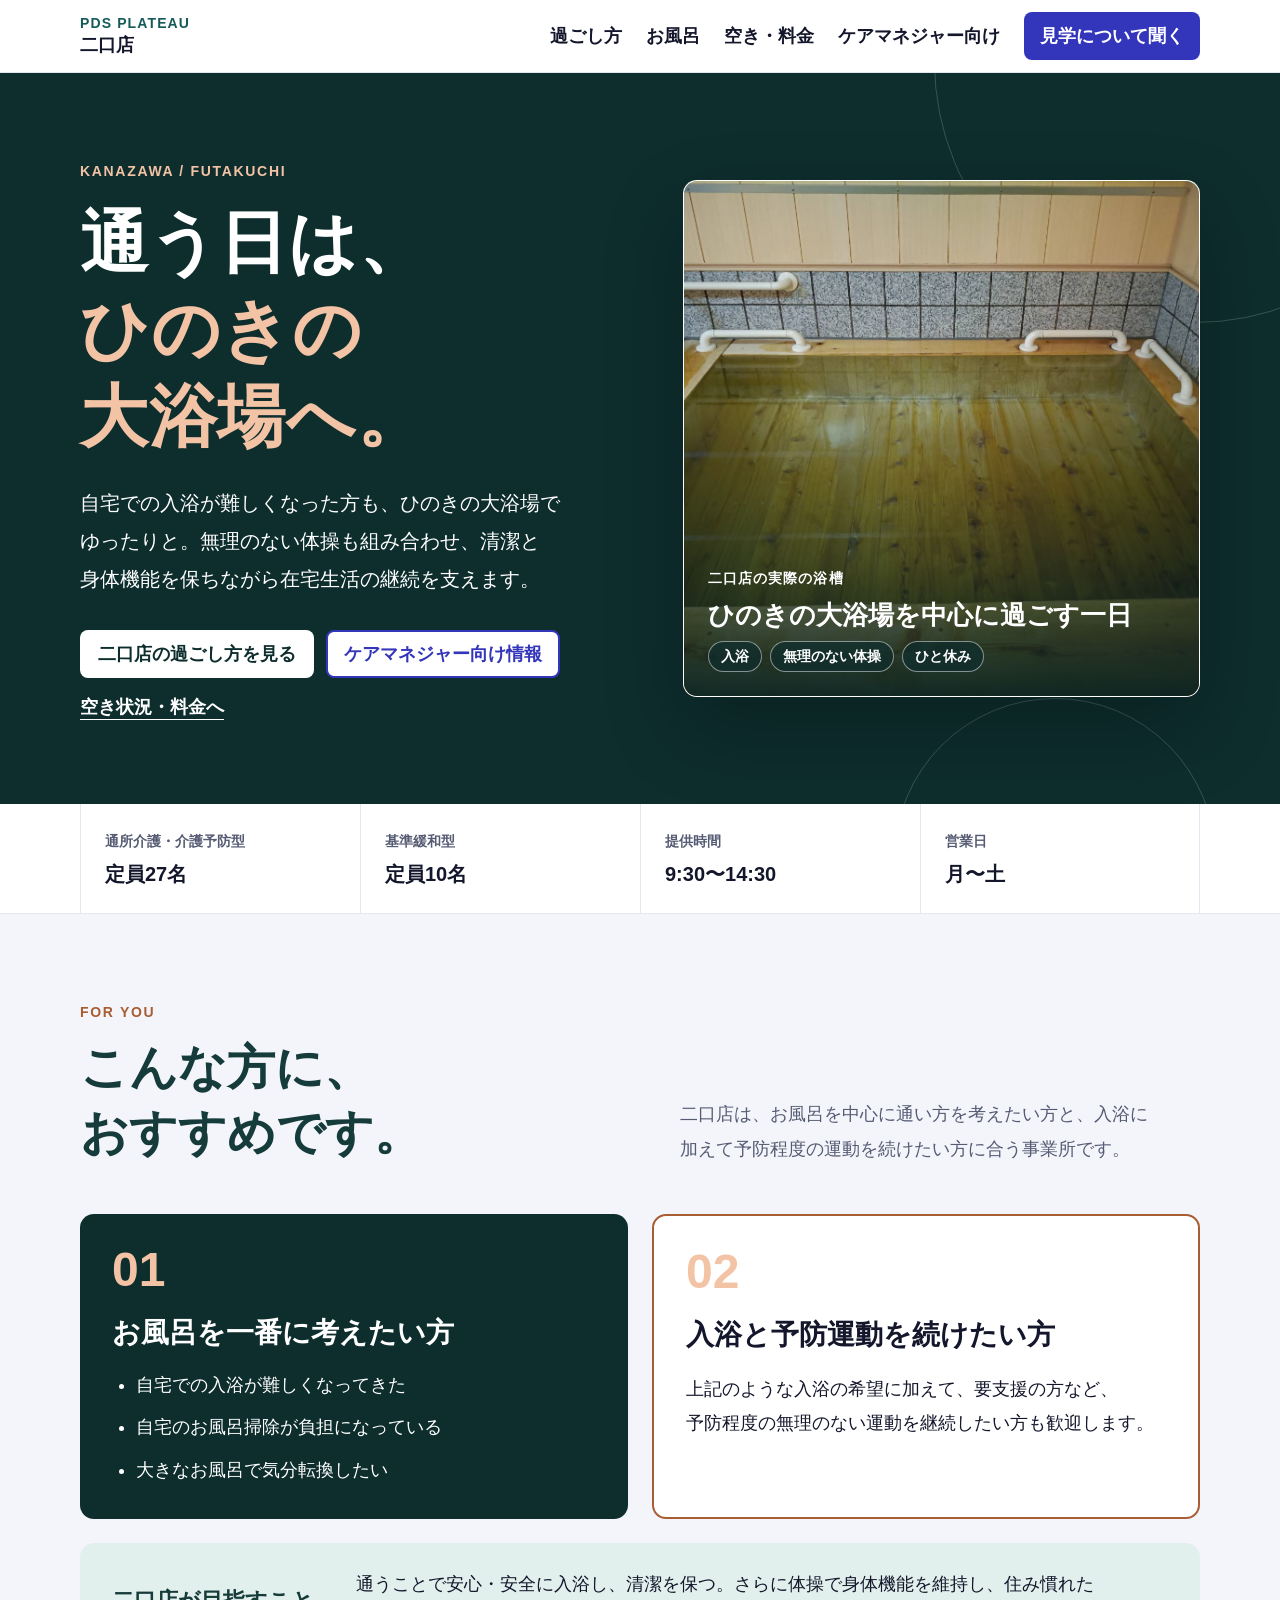
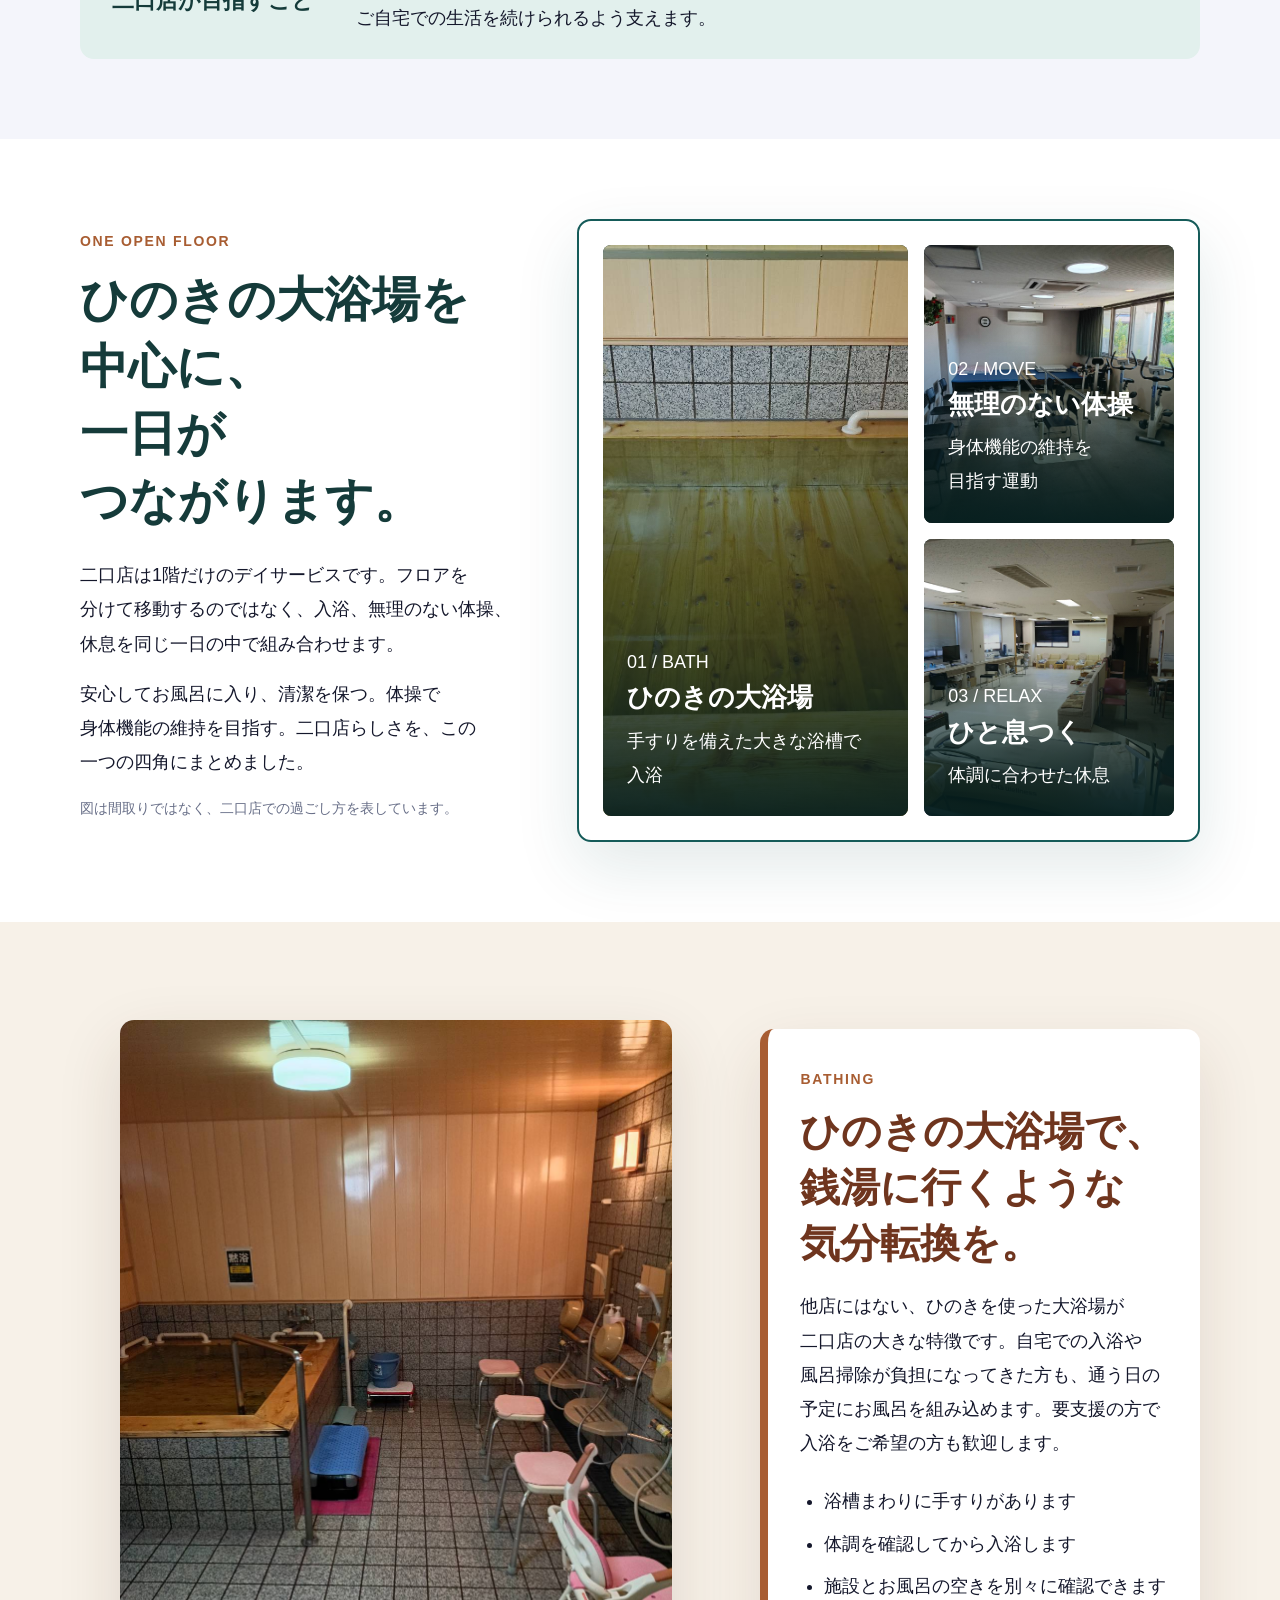
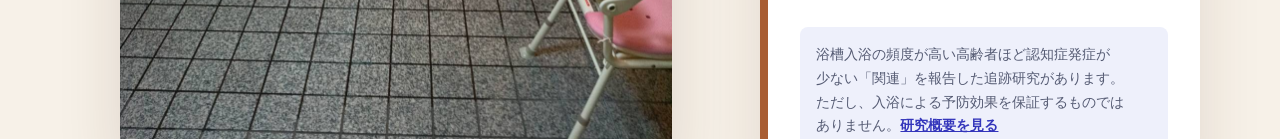
<file: index.html>
<!doctype html>
<html lang="ja">
<head>
  <meta charset="utf-8">
  <meta name="viewport" content="width=device-width,initial-scale=1">
  <meta name="robots" content="index,follow">
  <title>プラトーケアセンターシルバーフィットネス二口店</title>
  <meta http-equiv="refresh" content="0; url=futakuchi.html">
</head>
<body><p><a href="futakuchi.html">二口店の一般向けページを開く</a></p></body>
</html>
</file>
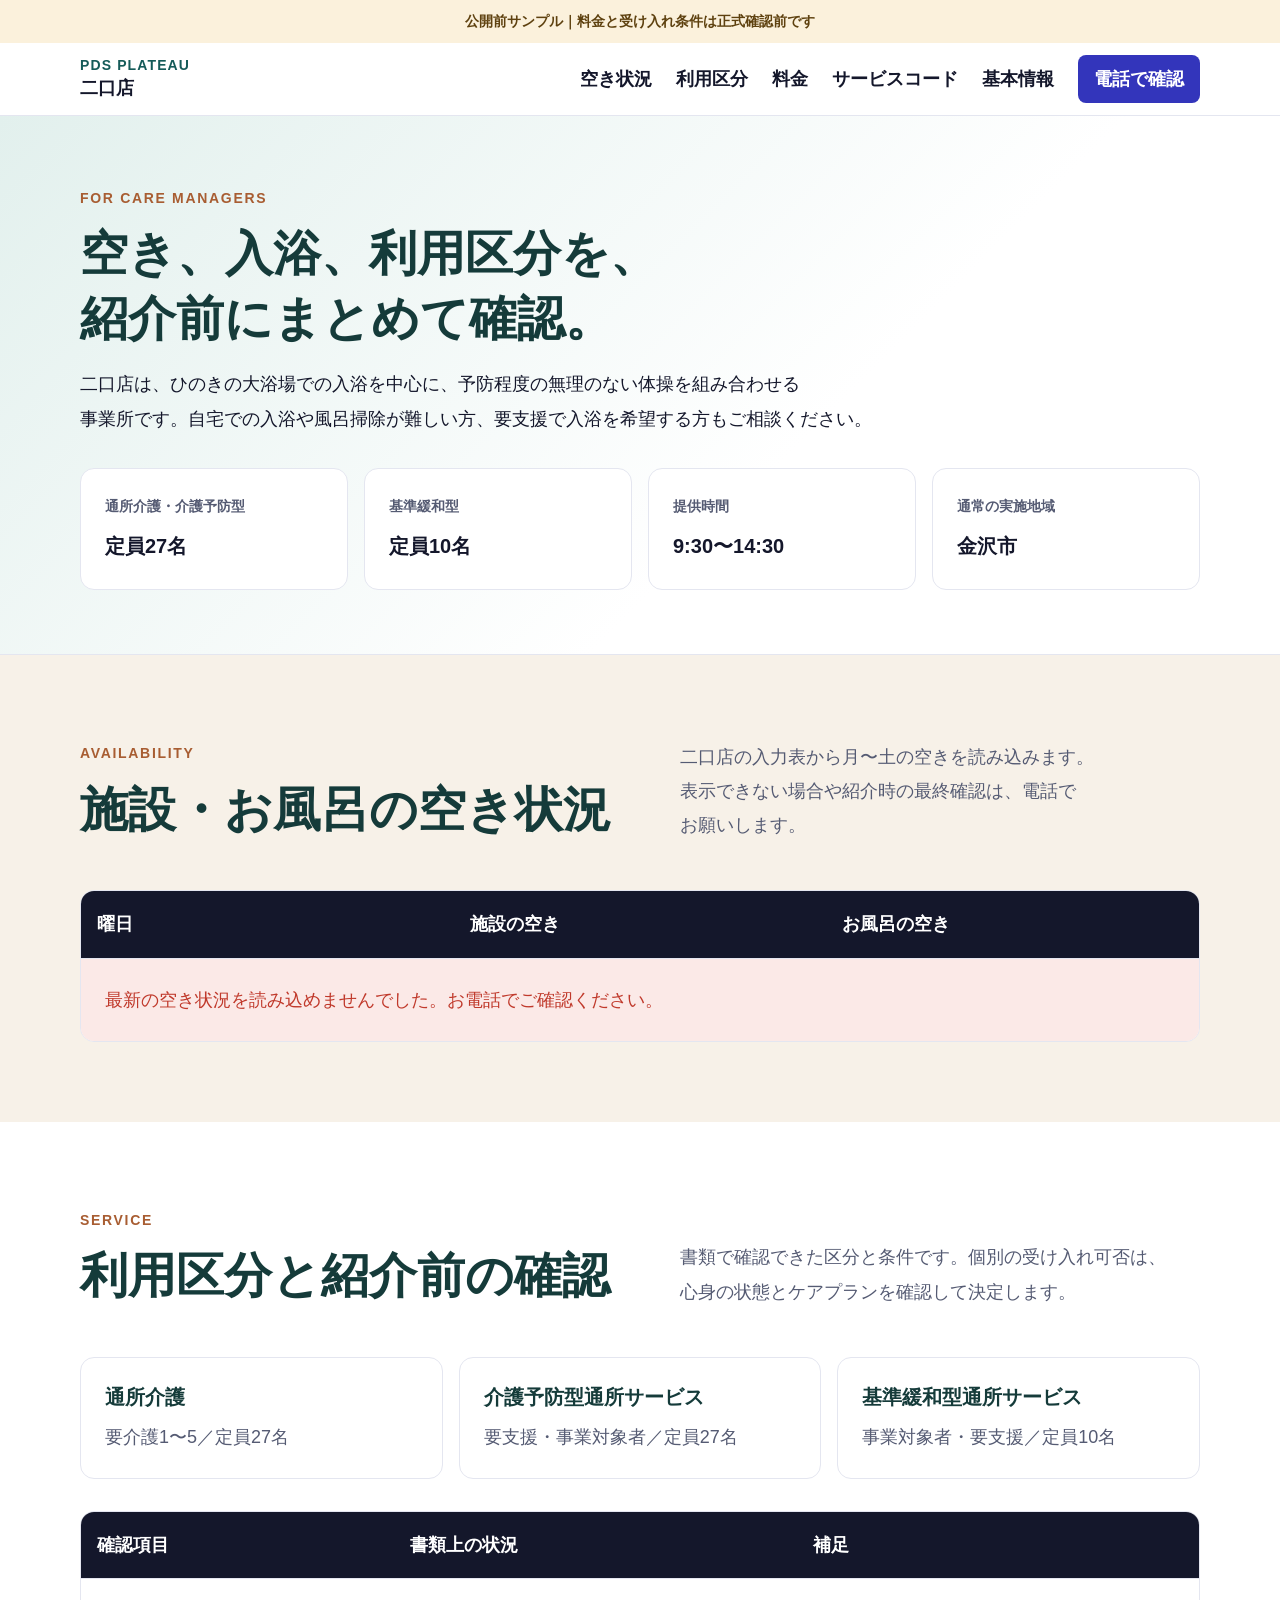
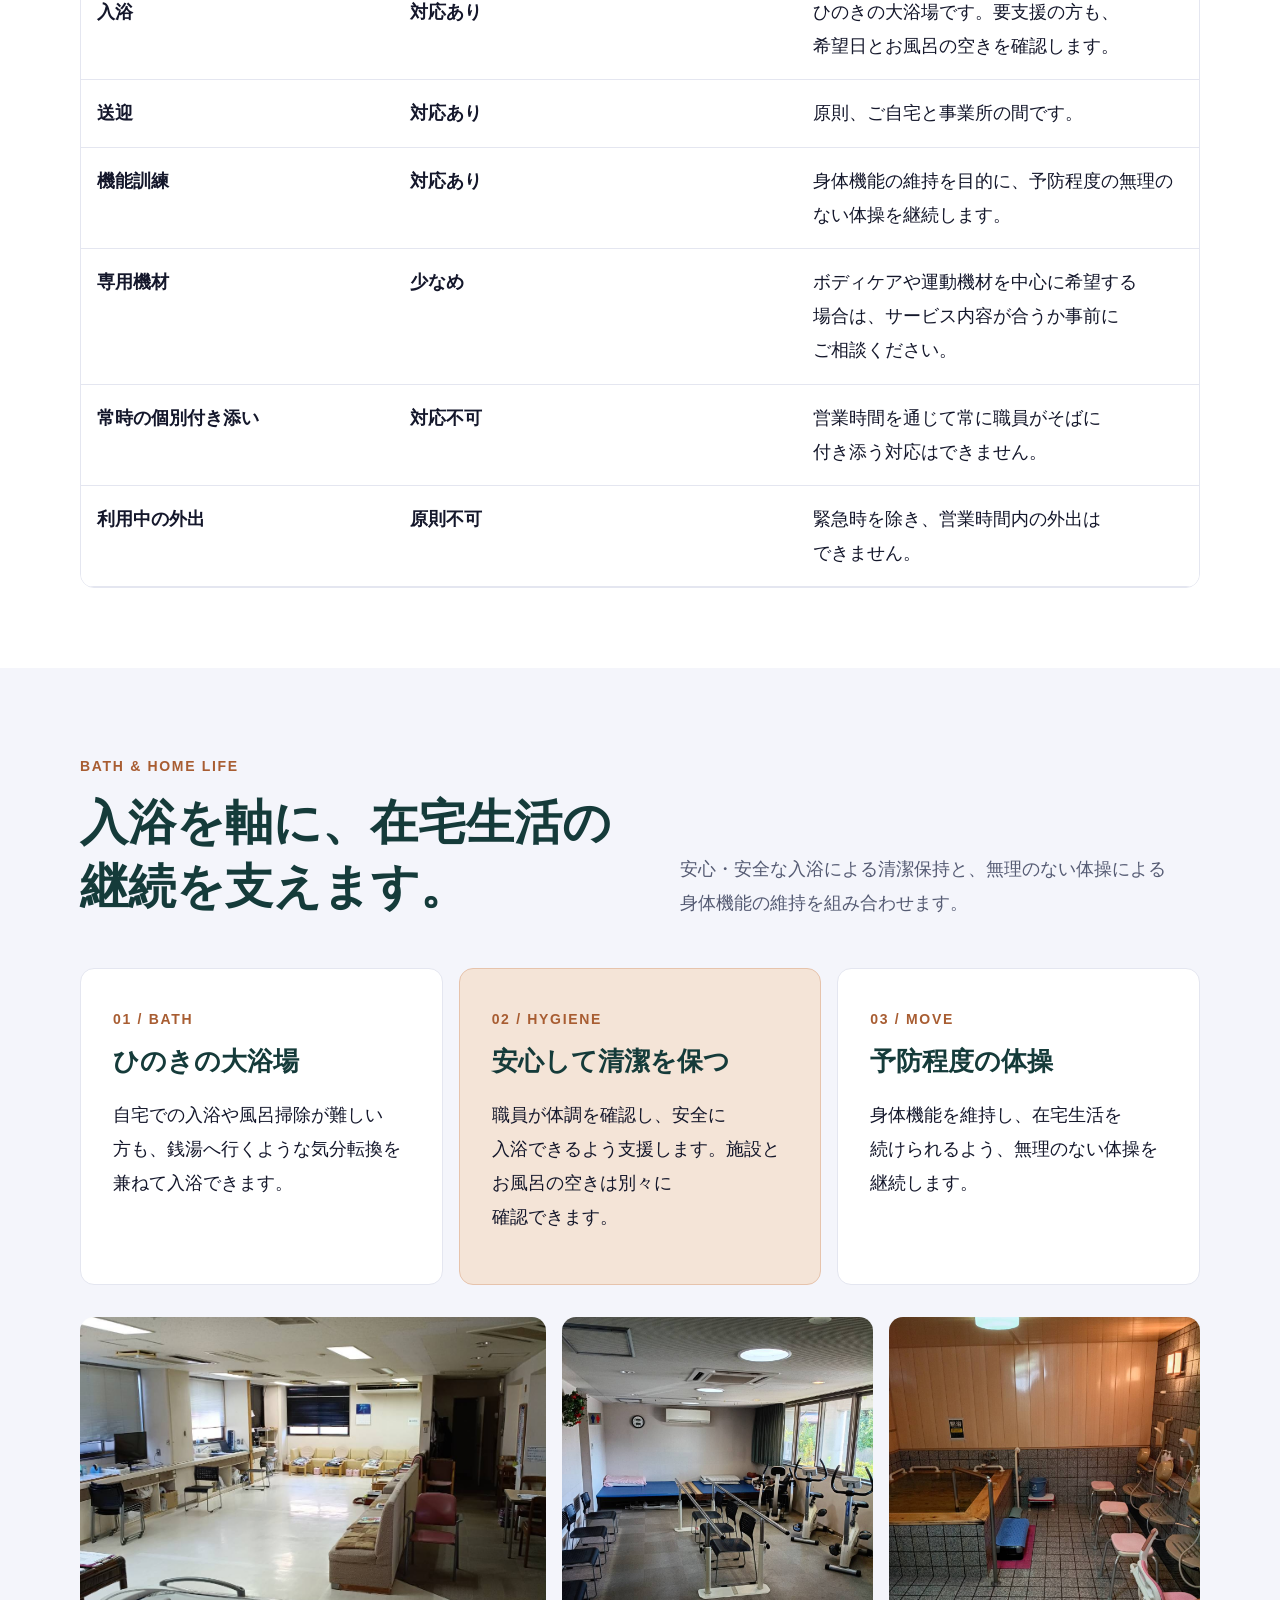
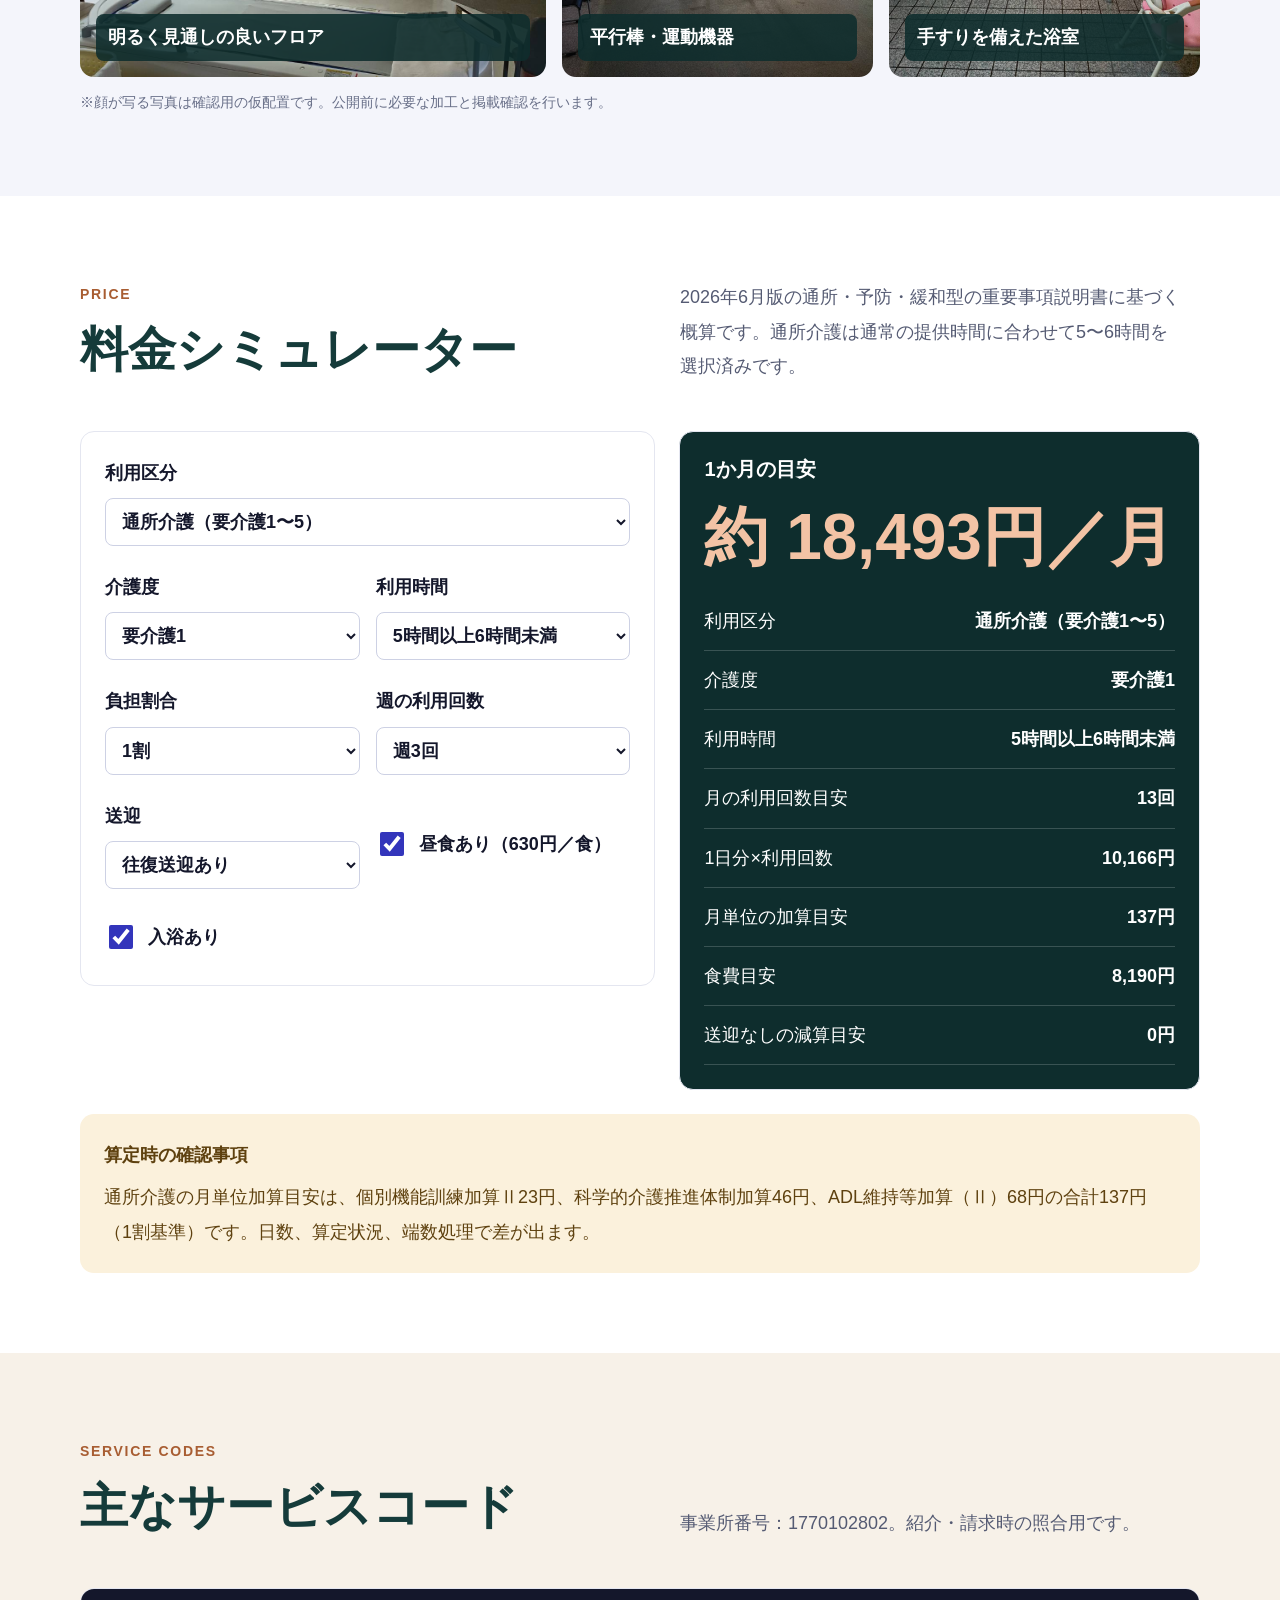
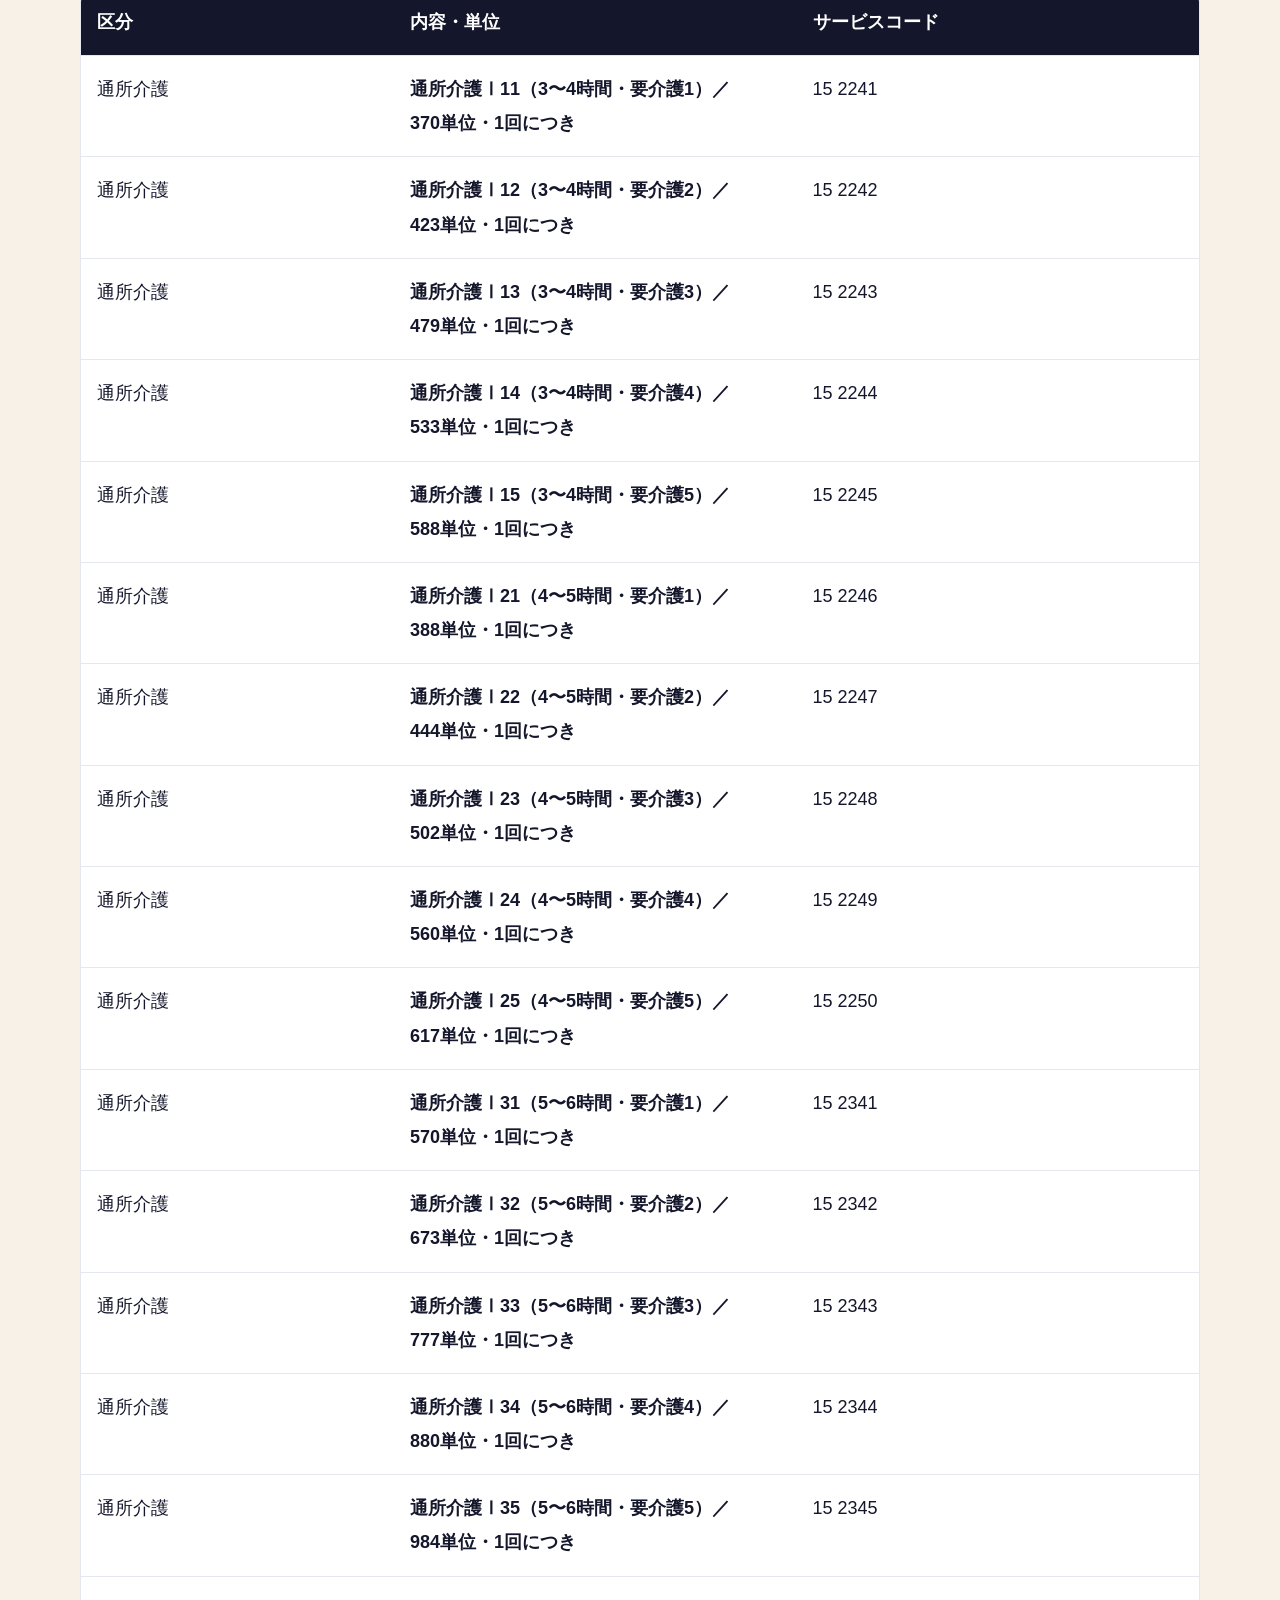
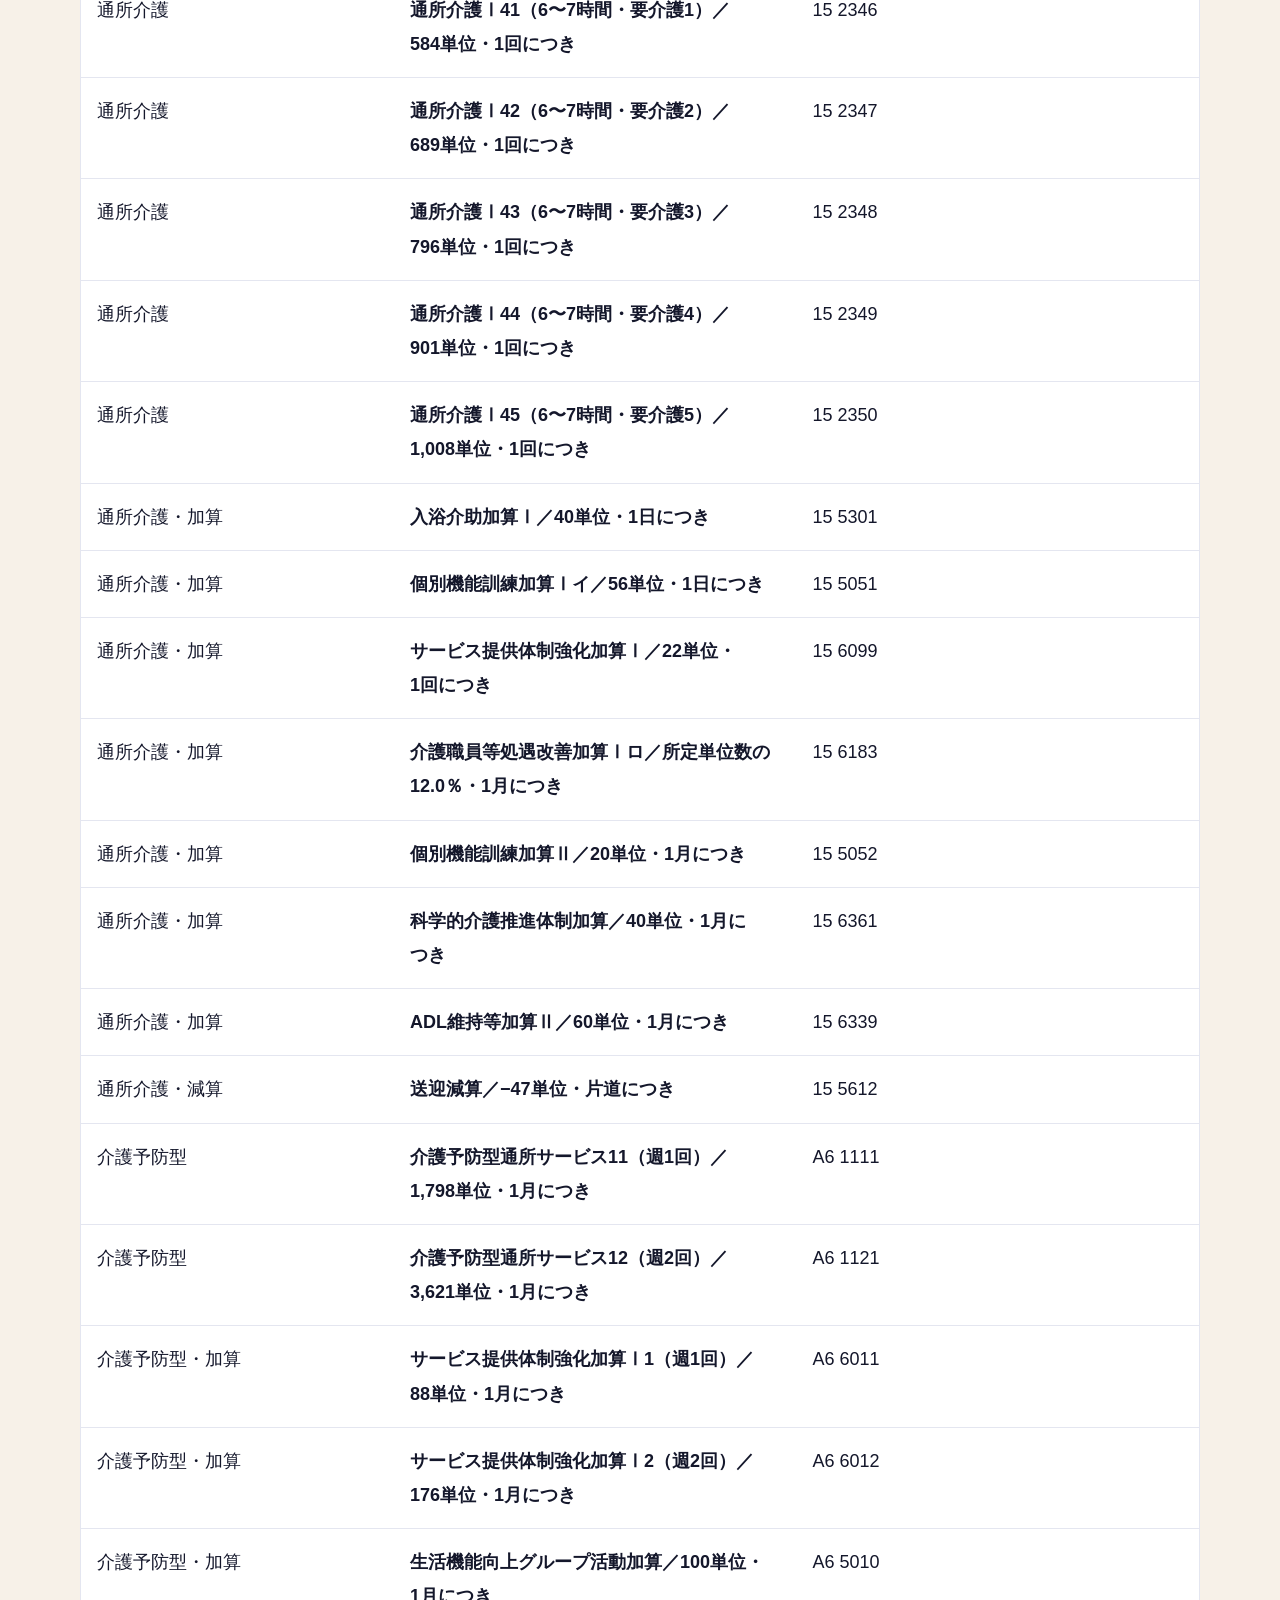
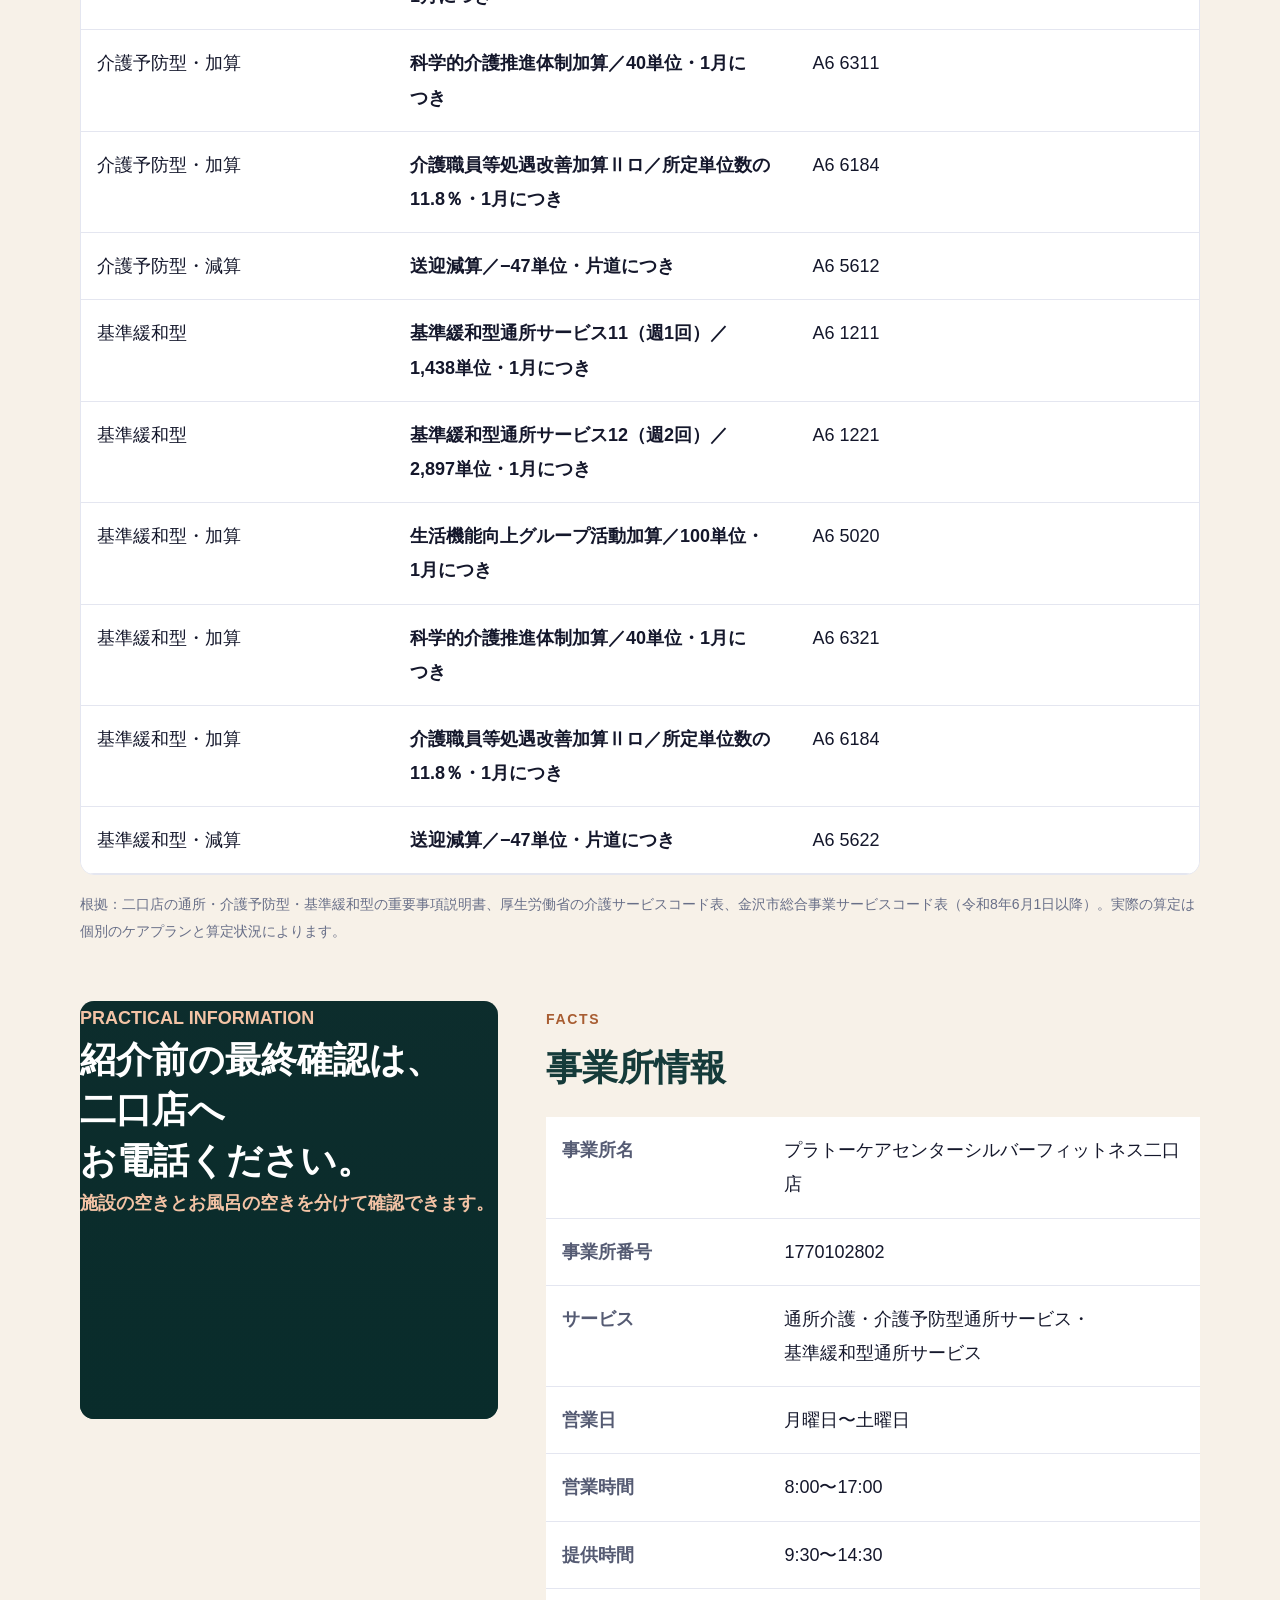
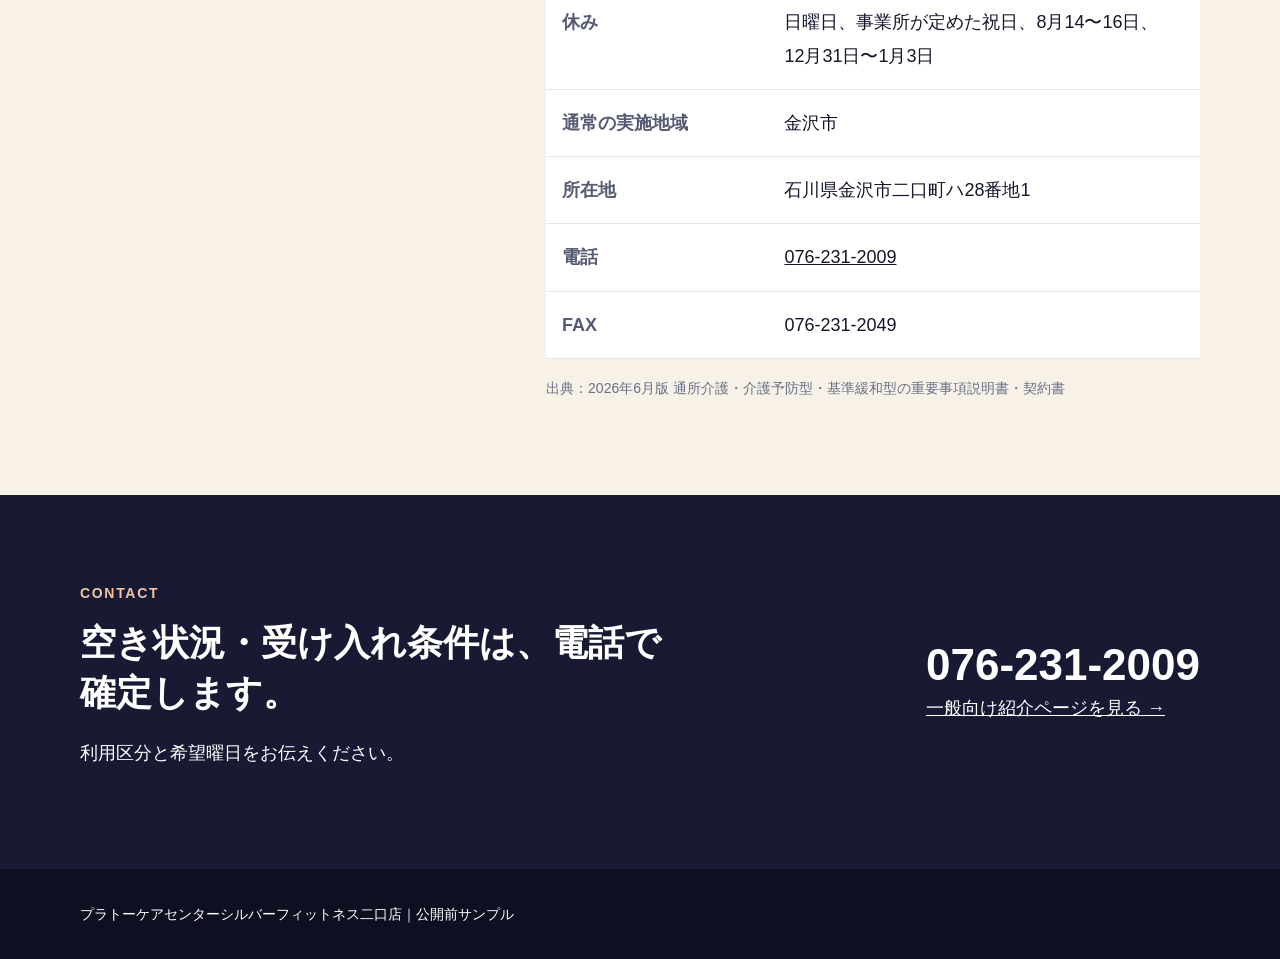
<file: futakuchi-caremanager.html>
<!doctype html>
<html lang="ja">
<head>
  <meta charset="utf-8">
  <meta name="viewport" content="width=device-width,initial-scale=1">
  <meta name="robots" content="noindex,nofollow">
  <meta name="description" content="ケアマネジャーさま向けに、プラトー二口店の空き状況、利用区分、入浴、料金、基本情報をまとめています。">
  <title>ケアマネジャーさま向け｜プラトーケアセンターシルバーフィットネス二口店</title>
  <link rel="stylesheet" href="assets/futakuchi.css">
<link rel="stylesheet" href="mobile-review.css">
</head>
<body class="pds-call-page">
  <a class="skip" href="#main">本文へ移動</a>
  <div class="draft-banner">公開前サンプル｜料金と受け入れ条件は正式確認前です</div>
  <nav class="site-nav" aria-label="ページ内ナビゲーション">
    <div class="inner nav-row">
      <a class="brand" href="futakuchi.html"><small>PDS PLATEAU</small>二口店</a>
      <div class="nav-links">
        <a href="#availability">空き状況</a>
        <a href="#acceptance">利用区分</a>
        <a href="#price">料金</a>
        <a href="#codes">サービスコード</a>
        <a href="#facts">基本情報</a>
        <a class="nav-cta" href="tel:0762312009">電話で確認</a>
      </div>
    </div>
  </nav>

  <main id="main">
    <header class="practical-hero">
      <div class="inner">
        <span class="eyebrow">FOR CARE MANAGERS</span>
        <h1>空き、入浴、利用区分を、<br>紹介前にまとめて確認。</h1>
        <p>二口店は、ひのきの大浴場での入浴を中心に、予防程度の無理のない体操を組み合わせる事業所です。自宅での入浴や風呂掃除が難しい方、要支援で入浴を希望する方もご相談ください。</p>
        <div class="quick-facts">
          <div class="quick-fact"><span>通所介護・介護予防型</span><strong>定員27名</strong></div>
          <div class="quick-fact"><span>基準緩和型</span><strong>定員10名</strong></div>
          <div class="quick-fact"><span>提供時間</span><strong>9:30〜14:30</strong></div>
          <div class="quick-fact"><span>通常の実施地域</span><strong>金沢市</strong></div>
        </div>
      </div>
    </header>

    <section id="availability" class="steam">
      <div class="inner">
        <div class="section-head"><div><span class="eyebrow">AVAILABILITY</span><h2>施設・お風呂の空き状況</h2></div><p>二口店の入力表から月〜土の空きを読み込みます。表示できない場合や紹介時の最終確認は、電話でお願いします。</p></div>
        <div class="availability-wrap">
          <table class="availability-table">
            <thead><tr><th>曜日</th><th>施設の空き</th><th>お風呂の空き</th></tr></thead>
            <tbody id="availabilityBody"></tbody>
          </table>
          <p id="availabilityMessage" class="availability-message">最新情報を読み込んでいます。</p>
        </div>
      </div>
    </section>

    <section id="acceptance">
      <div class="inner">
        <div class="section-head"><div><span class="eyebrow">SERVICE</span><h2>利用区分と紹介前の確認</h2></div><p>書類で確認できた区分と条件です。個別の受け入れ可否は、心身の状態とケアプランを確認して決定します。</p></div>
        <div class="service-grid">
          <div class="service-card"><strong>通所介護</strong><span>要介護1〜5／定員27名</span></div>
          <div class="service-card"><strong>介護予防型通所サービス</strong><span>要支援・事業対象者／定員27名</span></div>
          <div class="service-card"><strong>基準緩和型通所サービス</strong><span>事業対象者・要支援／定員10名</span></div>
        </div>
        <div class="availability-wrap">
          <table class="acceptance-table">
            <thead><tr><th>確認項目</th><th>書類上の状況</th><th>補足</th></tr></thead>
            <tbody>
              <tr><th scope="row">入浴</th><td>対応あり</td><td>ひのきの大浴場です。要支援の方も、希望日とお風呂の空きを確認します。</td></tr>
              <tr><th scope="row">送迎</th><td>対応あり</td><td>原則、ご自宅と事業所の間です。</td></tr>
              <tr><th scope="row">機能訓練</th><td>対応あり</td><td>身体機能の維持を目的に、予防程度の無理のない体操を継続します。</td></tr>
              <tr><th scope="row">専用機材</th><td>少なめ</td><td>ボディケアや運動機材を中心に希望する場合は、サービス内容が合うか事前にご相談ください。</td></tr>
              <tr><th scope="row">常時の個別付き添い</th><td>対応不可</td><td>営業時間を通じて常に職員がそばに付き添う対応はできません。</td></tr>
              <tr><th scope="row">利用中の外出</th><td>原則不可</td><td>緊急時を除き、営業時間内の外出はできません。</td></tr>
            </tbody>
          </table>
        </div>
      </div>
    </section>

    <section class="soft">
      <div class="inner">
        <div class="section-head"><div><span class="eyebrow">BATH &amp; HOME LIFE</span><h2>入浴を軸に、在宅生活の継続を支えます。</h2></div><p>安心・安全な入浴による清潔保持と、無理のない体操による身体機能の維持を組み合わせます。</p></div>
        <div class="cm-flow">
          <article><span class="eyebrow">01 / BATH</span><h3>ひのきの大浴場</h3><p>自宅での入浴や風呂掃除が難しい方も、銭湯へ行くような気分転換を兼ねて入浴できます。</p></article>
          <article><span class="eyebrow">02 / HYGIENE</span><h3>安心して清潔を保つ</h3><p>職員が体調を確認し、安全に入浴できるよう支援します。施設とお風呂の空きは別々に確認できます。</p></article>
          <article><span class="eyebrow">03 / MOVE</span><h3>予防程度の体操</h3><p>身体機能を維持し、在宅生活を続けられるよう、無理のない体操を継続します。</p></article>
        </div>
        <div class="facility-photo-grid" aria-label="二口店の設備と支援の様子">
          <figure class="facility-photo facility-photo-wide"><img src="assets/futakuchi/open-floor.jpg" alt="テーブルと椅子が並ぶ二口店のフロア"><figcaption>明るく見通しの良いフロア</figcaption></figure>
          <figure class="facility-photo"><img src="assets/futakuchi/exercise-room.jpg" alt="平行棒と運動機器を備えた二口店の運動スペース"><figcaption>平行棒・運動機器</figcaption></figure>
          <figure class="facility-photo"><img src="assets/futakuchi/bathroom.jpg" alt="手すりと洗い場を備えた二口店の浴室"><figcaption>手すりを備えた浴室</figcaption></figure>
        </div>
        <p class="privacy-note">※顔が写る写真は確認用の仮配置です。公開前に必要な加工と掲載確認を行います。</p>
      </div>
    </section>

    <section id="price">
      <div class="inner">
        <div class="section-head"><div><span class="eyebrow">PRICE</span><h2>料金シミュレーター</h2></div><p>2026年6月版の通所・予防・緩和型の重要事項説明書に基づく概算です。通所介護は通常の提供時間に合わせて5〜6時間を選択済みです。</p></div>
        <div class="simulator">
          <div class="sim-panel">
            <div class="form-grid">
              <label class="field field-wide">利用区分
                <select id="serviceType"><option value="daycare">通所介護（要介護1〜5）</option><option value="preventive1">介護予防型（週1回）</option><option value="preventive2">介護予防型（週2回）</option><option value="relaxed1">基準緩和型（週1回程度）</option><option value="relaxed2">基準緩和型（週2回程度）</option></select>
              </label>
              <label class="field" id="careLevelField">介護度
                <select id="careLevel"><option value="0">要介護1</option><option value="1">要介護2</option><option value="2">要介護3</option><option value="3">要介護4</option><option value="4">要介護5</option></select>
              </label>
              <label class="field" id="timeSlotField">利用時間
                <select id="timeSlot"><option value="short">3時間以上4時間未満</option><option value="middle">4時間以上5時間未満</option><option value="long" selected>5時間以上6時間未満</option><option value="standard">6時間以上7時間未満</option></select>
              </label>
              <label class="field">負担割合
                <select id="burden"><option value="1">1割</option><option value="2">2割</option><option value="3">3割</option></select>
              </label>
              <label class="field" id="weeklyField">週の利用回数
                <select id="weekly"><option value="1">週1回</option><option value="2">週2回</option><option value="3" selected>週3回</option><option value="4">週4回</option><option value="5">週5回</option><option value="6">週6回</option></select>
              </label>
              <label class="field">送迎
                <select id="transport"><option value="0">往復送迎あり</option><option value="1">片道送迎なし</option><option value="2">往復送迎なし</option></select>
              </label>
              <label class="check-field"><input id="lunch" type="checkbox" checked> 昼食あり（630円／食）</label>
              <label class="check-field" id="bathField"><input id="bath" type="checkbox" checked> 入浴あり</label>
            </div>
          </div>
          <aside class="result-panel" aria-live="polite">
            <h3>1か月の目安</h3>
            <div class="total" id="totalPrice">—</div>
            <ul class="breakdown" id="breakdown"></ul>
          </aside>
        </div>
        <div class="notice"><strong>算定時の確認事項</strong>通所介護の月単位加算目安は、個別機能訓練加算Ⅱ23円、科学的介護推進体制加算46円、ADL維持等加算（Ⅱ）68円の合計137円（1割基準）です。日数、算定状況、端数処理で差が出ます。</div>
      </div>
    </section>

    <section id="facts" class="steam">
      <div class="inner" id="codes" style="margin-bottom:56px">
        <div class="section-head"><div><span class="eyebrow">SERVICE CODES</span><h2>主なサービスコード</h2></div><p>事業所番号：1770102802。紹介・請求時の照合用です。</p></div>
        <div class="availability-wrap"><table class="acceptance-table"><thead><tr><th>区分</th><th>内容・単位</th><th>サービスコード</th></tr></thead><tbody>
          <tr><td>通所介護</td><td>通所介護Ⅰ11（3〜4時間・要介護1）／370単位・1回につき</td><td>15 2241</td></tr>
          <tr><td>通所介護</td><td>通所介護Ⅰ12（3〜4時間・要介護2）／423単位・1回につき</td><td>15 2242</td></tr>
          <tr><td>通所介護</td><td>通所介護Ⅰ13（3〜4時間・要介護3）／479単位・1回につき</td><td>15 2243</td></tr>
          <tr><td>通所介護</td><td>通所介護Ⅰ14（3〜4時間・要介護4）／533単位・1回につき</td><td>15 2244</td></tr>
          <tr><td>通所介護</td><td>通所介護Ⅰ15（3〜4時間・要介護5）／588単位・1回につき</td><td>15 2245</td></tr>
          <tr><td>通所介護</td><td>通所介護Ⅰ21（4〜5時間・要介護1）／388単位・1回につき</td><td>15 2246</td></tr>
          <tr><td>通所介護</td><td>通所介護Ⅰ22（4〜5時間・要介護2）／444単位・1回につき</td><td>15 2247</td></tr>
          <tr><td>通所介護</td><td>通所介護Ⅰ23（4〜5時間・要介護3）／502単位・1回につき</td><td>15 2248</td></tr>
          <tr><td>通所介護</td><td>通所介護Ⅰ24（4〜5時間・要介護4）／560単位・1回につき</td><td>15 2249</td></tr>
          <tr><td>通所介護</td><td>通所介護Ⅰ25（4〜5時間・要介護5）／617単位・1回につき</td><td>15 2250</td></tr>
          <tr><td>通所介護</td><td>通所介護Ⅰ31（5〜6時間・要介護1）／570単位・1回につき</td><td>15 2341</td></tr>
          <tr><td>通所介護</td><td>通所介護Ⅰ32（5〜6時間・要介護2）／673単位・1回につき</td><td>15 2342</td></tr>
          <tr><td>通所介護</td><td>通所介護Ⅰ33（5〜6時間・要介護3）／777単位・1回につき</td><td>15 2343</td></tr>
          <tr><td>通所介護</td><td>通所介護Ⅰ34（5〜6時間・要介護4）／880単位・1回につき</td><td>15 2344</td></tr>
          <tr><td>通所介護</td><td>通所介護Ⅰ35（5〜6時間・要介護5）／984単位・1回につき</td><td>15 2345</td></tr>
          <tr><td>通所介護</td><td>通所介護Ⅰ41（6〜7時間・要介護1）／584単位・1回につき</td><td>15 2346</td></tr>
          <tr><td>通所介護</td><td>通所介護Ⅰ42（6〜7時間・要介護2）／689単位・1回につき</td><td>15 2347</td></tr>
          <tr><td>通所介護</td><td>通所介護Ⅰ43（6〜7時間・要介護3）／796単位・1回につき</td><td>15 2348</td></tr>
          <tr><td>通所介護</td><td>通所介護Ⅰ44（6〜7時間・要介護4）／901単位・1回につき</td><td>15 2349</td></tr>
          <tr><td>通所介護</td><td>通所介護Ⅰ45（6〜7時間・要介護5）／1,008単位・1回につき</td><td>15 2350</td></tr>
          <tr><td>通所介護・加算</td><td>入浴介助加算Ⅰ／40単位・1日につき</td><td>15 5301</td></tr>
          <tr><td>通所介護・加算</td><td>個別機能訓練加算Ⅰイ／56単位・1日につき</td><td>15 5051</td></tr>
          <tr><td>通所介護・加算</td><td>サービス提供体制強化加算Ⅰ／22単位・1回につき</td><td>15 6099</td></tr>
          <tr><td>通所介護・加算</td><td>介護職員等処遇改善加算Ⅰロ／所定単位数の12.0％・1月につき</td><td>15 6183</td></tr>
          <tr><td>通所介護・加算</td><td>個別機能訓練加算Ⅱ／20単位・1月につき</td><td>15 5052</td></tr>
          <tr><td>通所介護・加算</td><td>科学的介護推進体制加算／40単位・1月につき</td><td>15 6361</td></tr>
          <tr><td>通所介護・加算</td><td>ADL維持等加算Ⅱ／60単位・1月につき</td><td>15 6339</td></tr>
          <tr><td>通所介護・減算</td><td>送迎減算／−47単位・片道につき</td><td>15 5612</td></tr>
          <tr><td>介護予防型</td><td>介護予防型通所サービス11（週1回）／1,798単位・1月につき</td><td>A6 1111</td></tr>
          <tr><td>介護予防型</td><td>介護予防型通所サービス12（週2回）／3,621単位・1月につき</td><td>A6 1121</td></tr>
          <tr><td>介護予防型・加算</td><td>サービス提供体制強化加算Ⅰ1（週1回）／88単位・1月につき</td><td>A6 6011</td></tr>
          <tr><td>介護予防型・加算</td><td>サービス提供体制強化加算Ⅰ2（週2回）／176単位・1月につき</td><td>A6 6012</td></tr>
          <tr><td>介護予防型・加算</td><td>生活機能向上グループ活動加算／100単位・1月につき</td><td>A6 5010</td></tr>
          <tr><td>介護予防型・加算</td><td>科学的介護推進体制加算／40単位・1月につき</td><td>A6 6311</td></tr>
          <tr><td>介護予防型・加算</td><td>介護職員等処遇改善加算Ⅱロ／所定単位数の11.8％・1月につき</td><td>A6 6184</td></tr>
          <tr><td>介護予防型・減算</td><td>送迎減算／−47単位・片道につき</td><td>A6 5612</td></tr>
          <tr><td>基準緩和型</td><td>基準緩和型通所サービス11（週1回）／1,438単位・1月につき</td><td>A6 1211</td></tr>
          <tr><td>基準緩和型</td><td>基準緩和型通所サービス12（週2回）／2,897単位・1月につき</td><td>A6 1221</td></tr>
          <tr><td>基準緩和型・加算</td><td>生活機能向上グループ活動加算／100単位・1月につき</td><td>A6 5020</td></tr>
          <tr><td>基準緩和型・加算</td><td>科学的介護推進体制加算／40単位・1月につき</td><td>A6 6321</td></tr>
          <tr><td>基準緩和型・加算</td><td>介護職員等処遇改善加算Ⅱロ／所定単位数の11.8％・1月につき</td><td>A6 6184</td></tr>
          <tr><td>基準緩和型・減算</td><td>送迎減算／−47単位・片道につき</td><td>A6 5622</td></tr>
        </tbody></table></div>
        <p class="source-note">根拠：二口店の通所・介護予防型・基準緩和型の重要事項説明書、厚生労働省の介護サービスコード表、金沢市総合事業サービスコード表（令和8年6月1日以降）。実際の算定は個別のケアプランと算定状況によります。</p>
      </div>
      <div class="inner facts-grid">
        <div class="facts-panel"><span>PRACTICAL INFORMATION</span><strong>紹介前の最終確認は、<br>二口店へお電話ください。</strong><span>施設の空きとお風呂の空きを分けて確認できます。</span></div>
        <div>
          <span class="eyebrow">FACTS</span>
          <h2 style="font:900 36px/1.4 var(--pds-font-ui);margin:8px 0 24px;color:var(--futakuchi-ink)">事業所情報</h2>
          <table class="fact-table"><tbody>
            <tr><th>事業所名</th><td>プラトーケアセンターシルバーフィットネス二口店</td></tr>
            <tr><th>事業所番号</th><td>1770102802</td></tr>
            <tr><th>サービス</th><td>通所介護・介護予防型通所サービス・基準緩和型通所サービス</td></tr>
            <tr><th>営業日</th><td>月曜日〜土曜日</td></tr>
            <tr><th>営業時間</th><td>8:00〜17:00</td></tr>
            <tr><th>提供時間</th><td>9:30〜14:30</td></tr>
            <tr><th>休み</th><td>日曜日、事業所が定めた祝日、8月14〜16日、12月31日〜1月3日</td></tr>
            <tr><th>通常の実施地域</th><td>金沢市</td></tr>
            <tr><th>所在地</th><td>石川県金沢市二口町ハ28番地1</td></tr>
            <tr><th>電話</th><td><a href="tel:0762312009">076-231-2009</a></td></tr>
            <tr><th>FAX</th><td>076-231-2049</td></tr>
          </tbody></table>
          <p class="source-note">出典：2026年6月版 通所介護・介護予防型・基準緩和型の重要事項説明書・契約書</p>
        </div>
      </div>
    </section>

    <section class="contact-band">
      <div class="inner contact-row"><div><span class="eyebrow" style="color:#F3C3A5">CONTACT</span><h2>空き状況・受け入れ条件は、電話で確定します。</h2><p>利用区分と希望曜日をお伝えください。</p></div><div><a class="phone" href="tel:0762312009">076-231-2009</a><br><a href="futakuchi.html">一般向け紹介ページを見る →</a></div></div>
    </section>
  </main>

  <footer><div class="inner">プラトーケアセンターシルバーフィットネス二口店｜公開前サンプル</div></footer>
  <script src="assets/futakuchi-tools.js"></script>
  <script src="assets/futakuchi-config.js"></script>
  <script>PDSFutakuchiTools.init(PDSFutakuchiConfig);</script>
<aside class="pds-mobile-call" aria-label="電話で相談" style="--pds-call-color:var(--futakuchi-teal)"><a href="tel:0762312009"><span>電話で相談する</span><strong>076-231-2009</strong></a></aside>
<script src="mobile-review.js"></script>
</body>
</html>
</file>
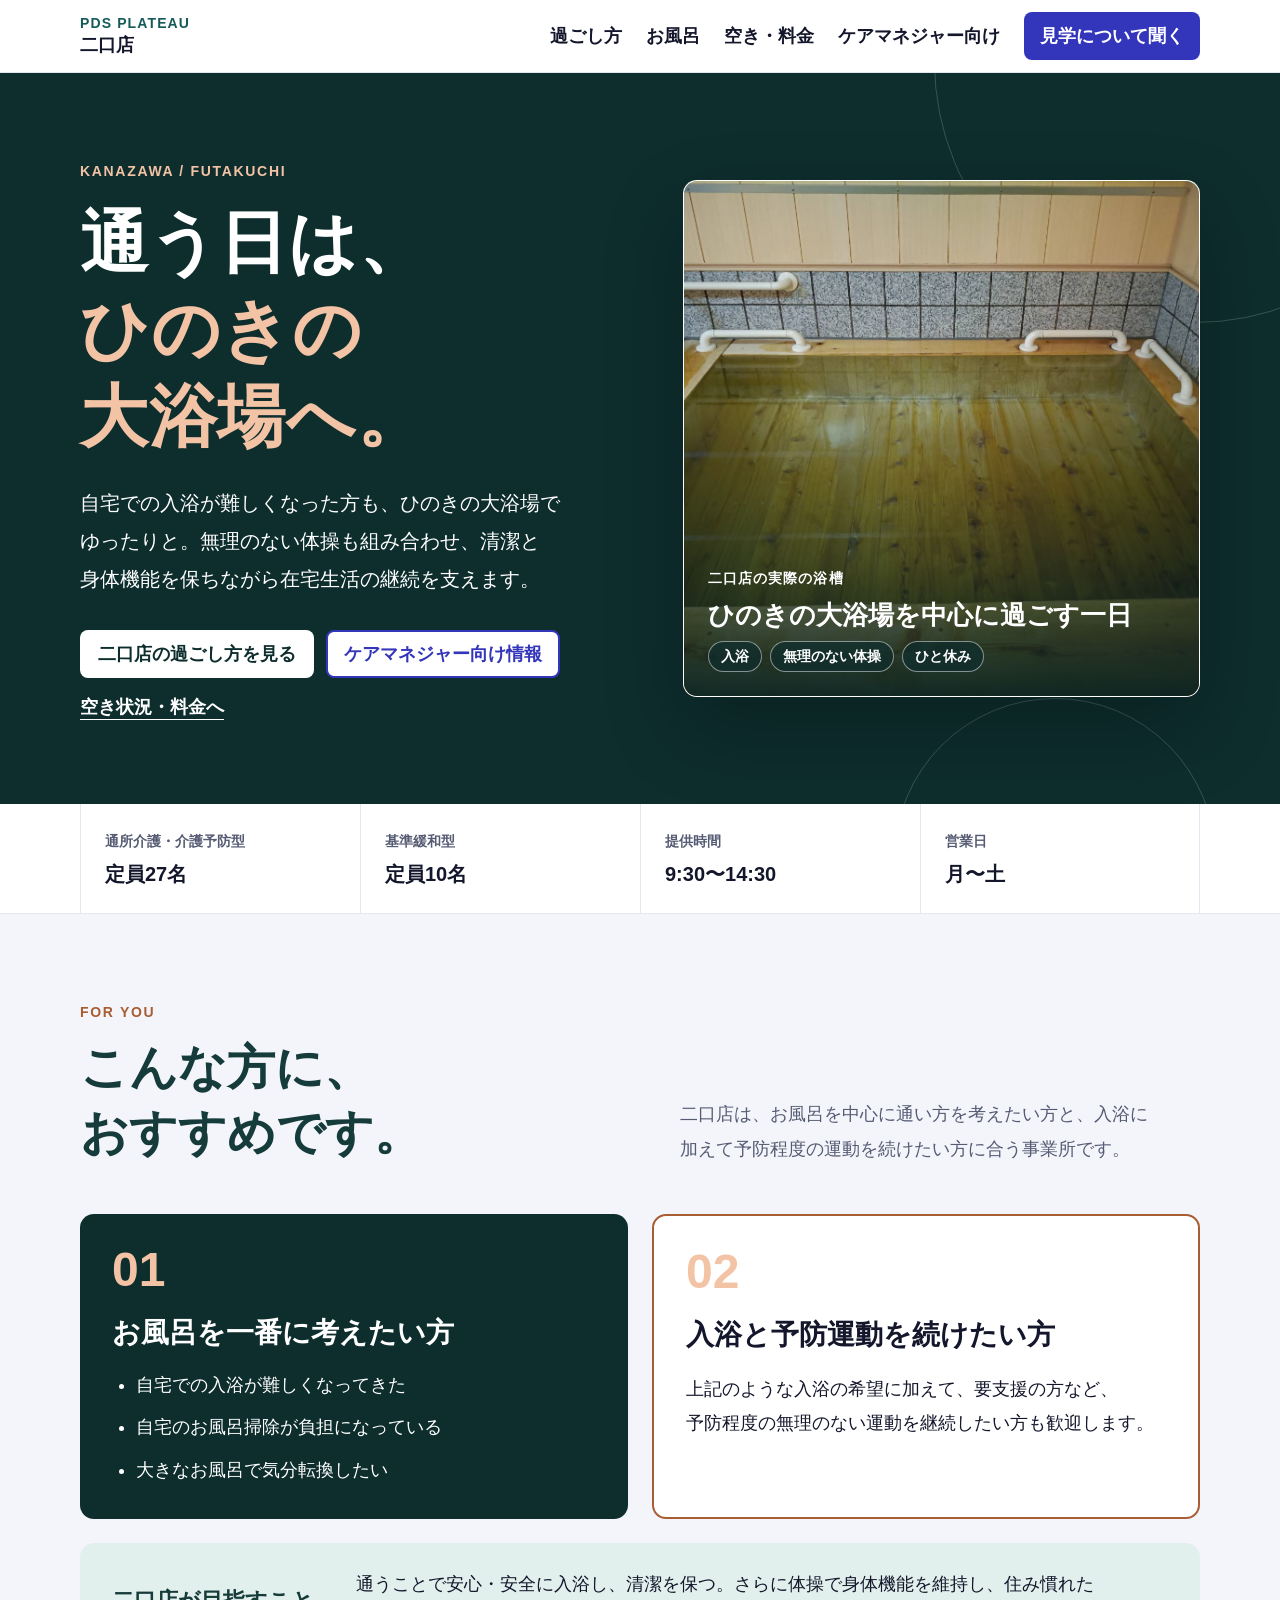
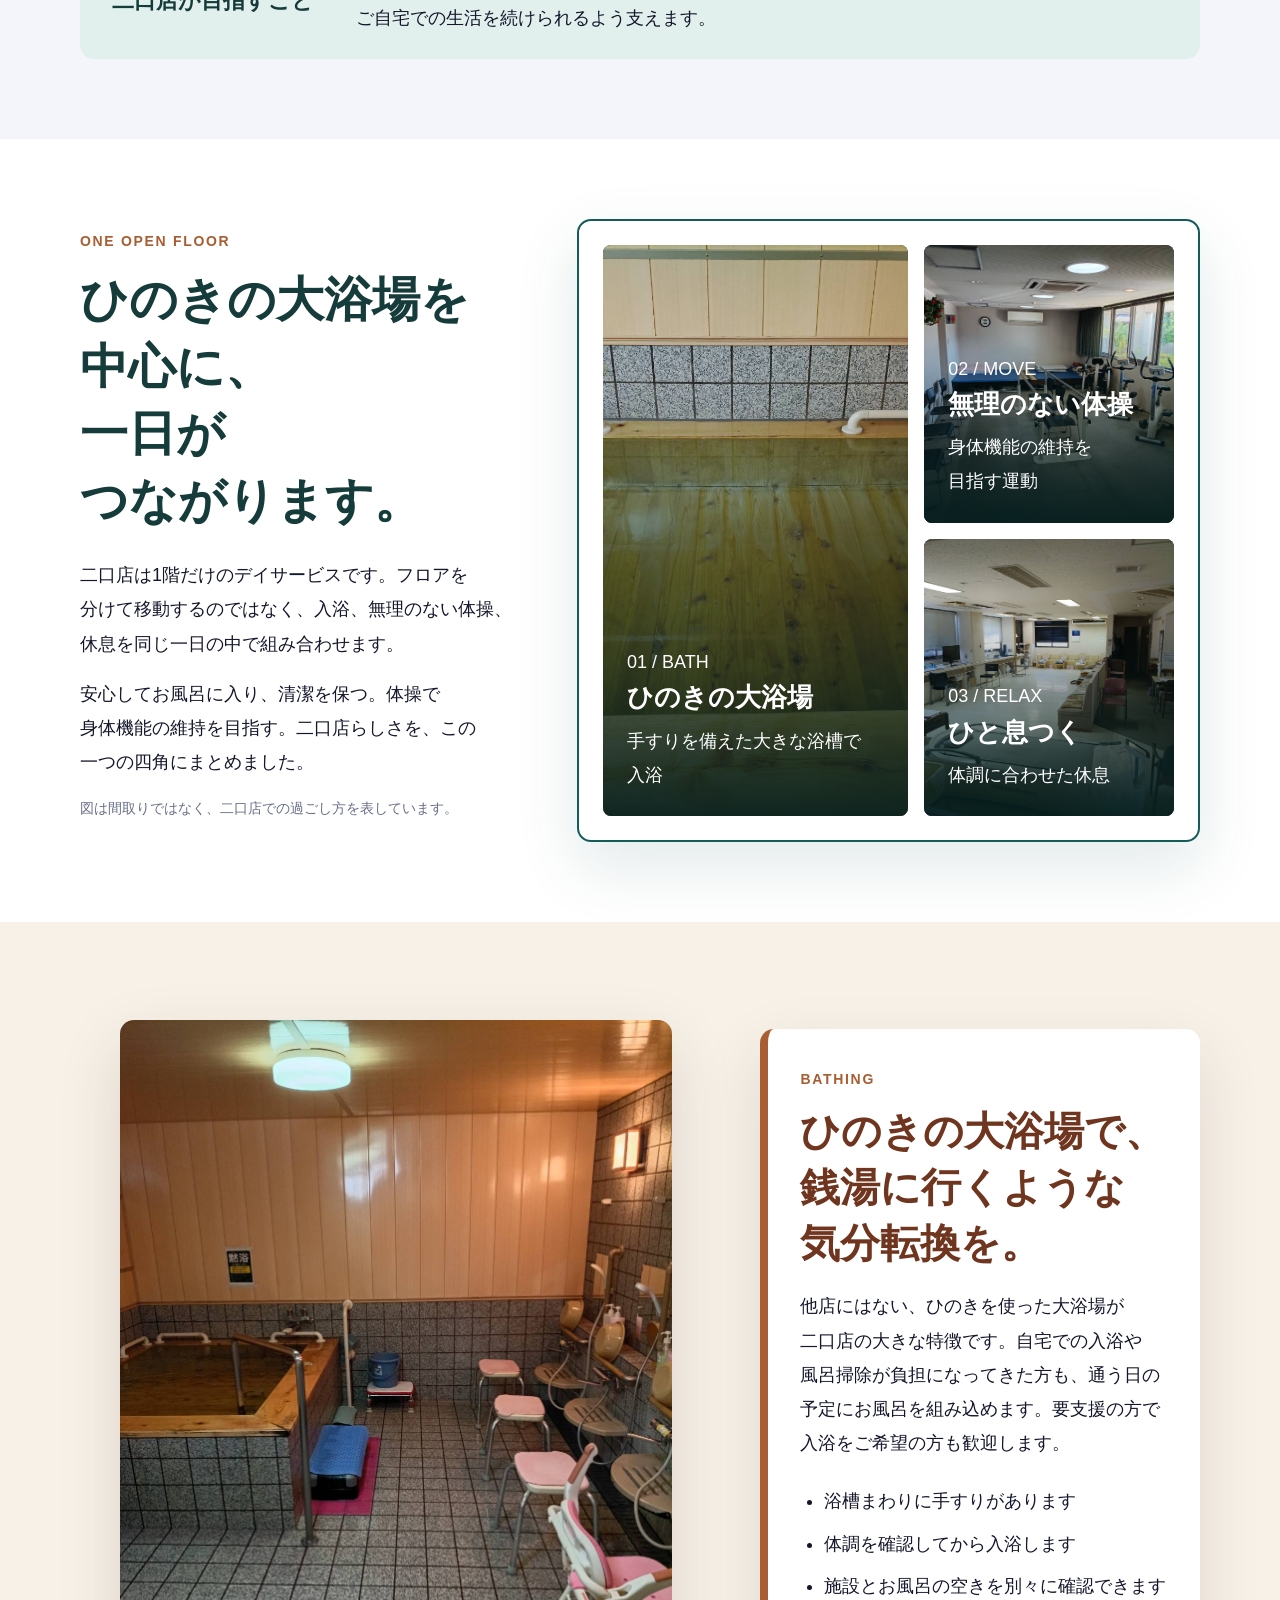
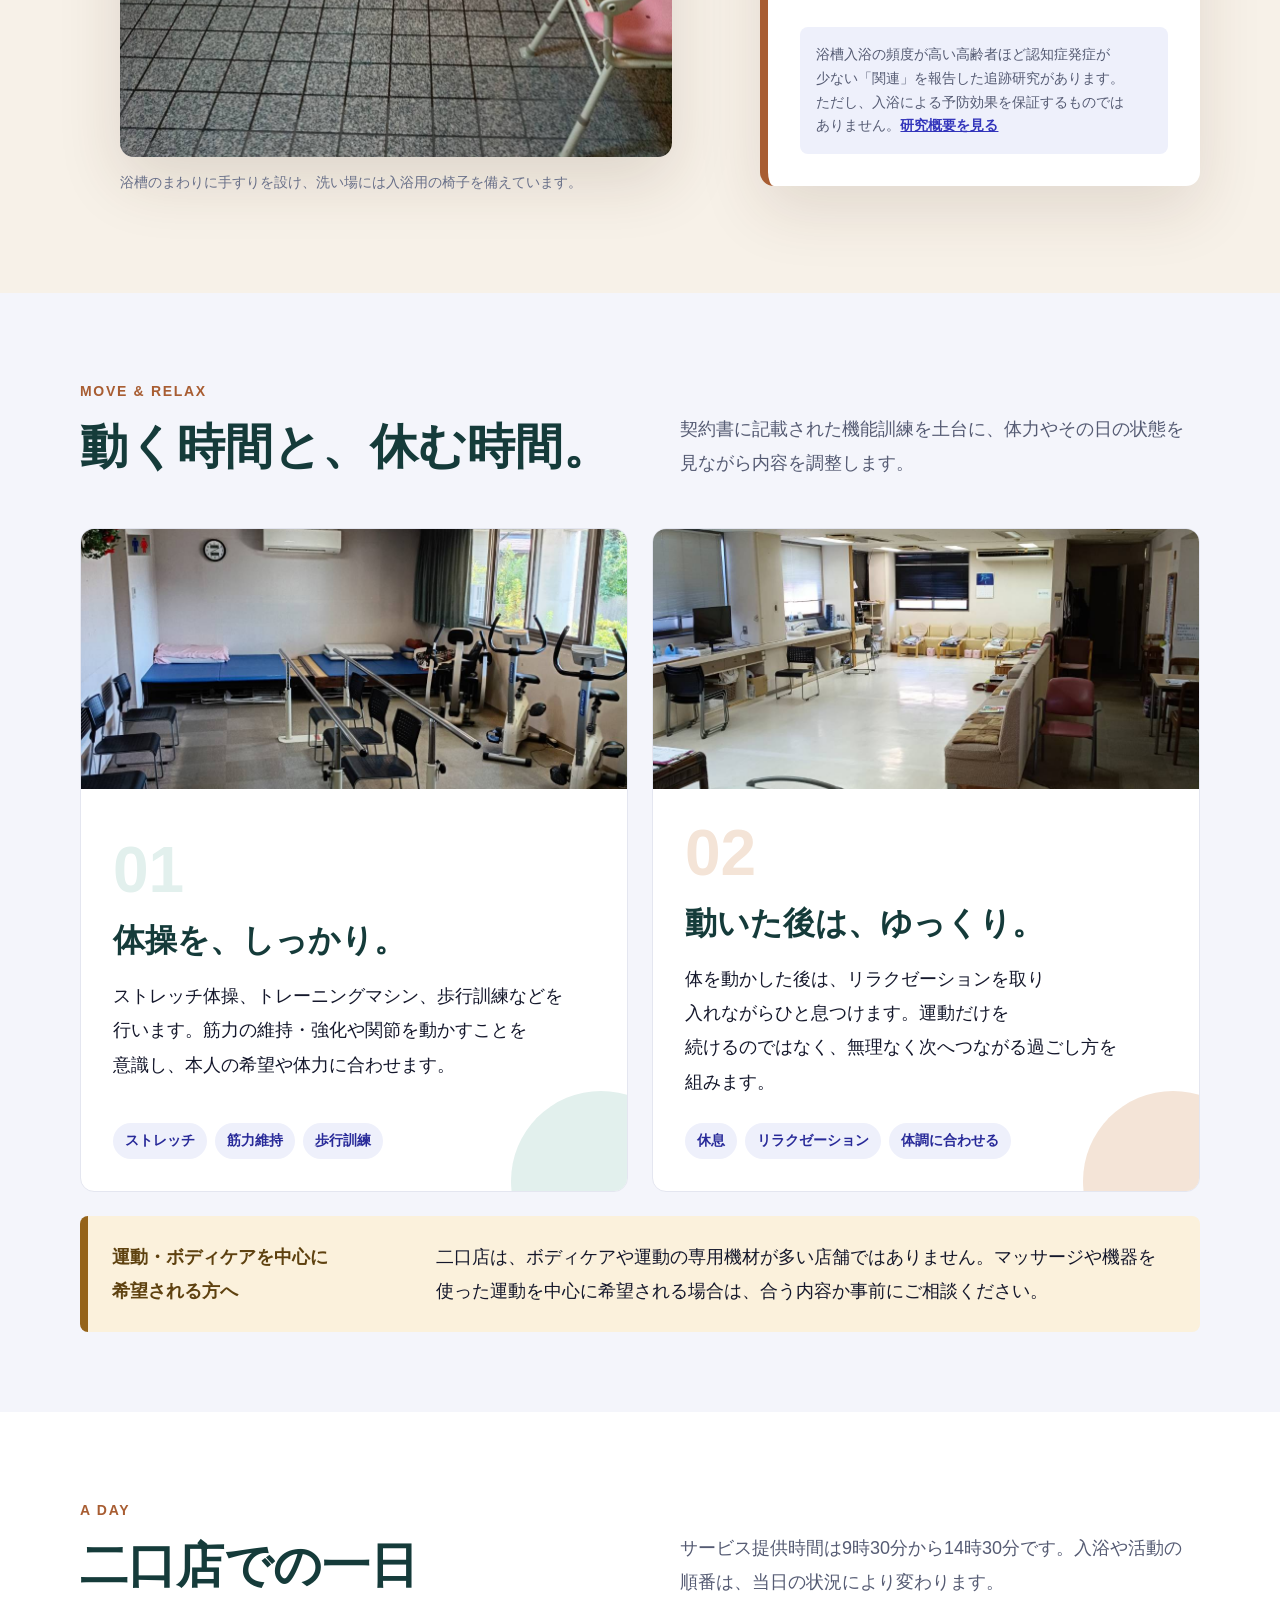
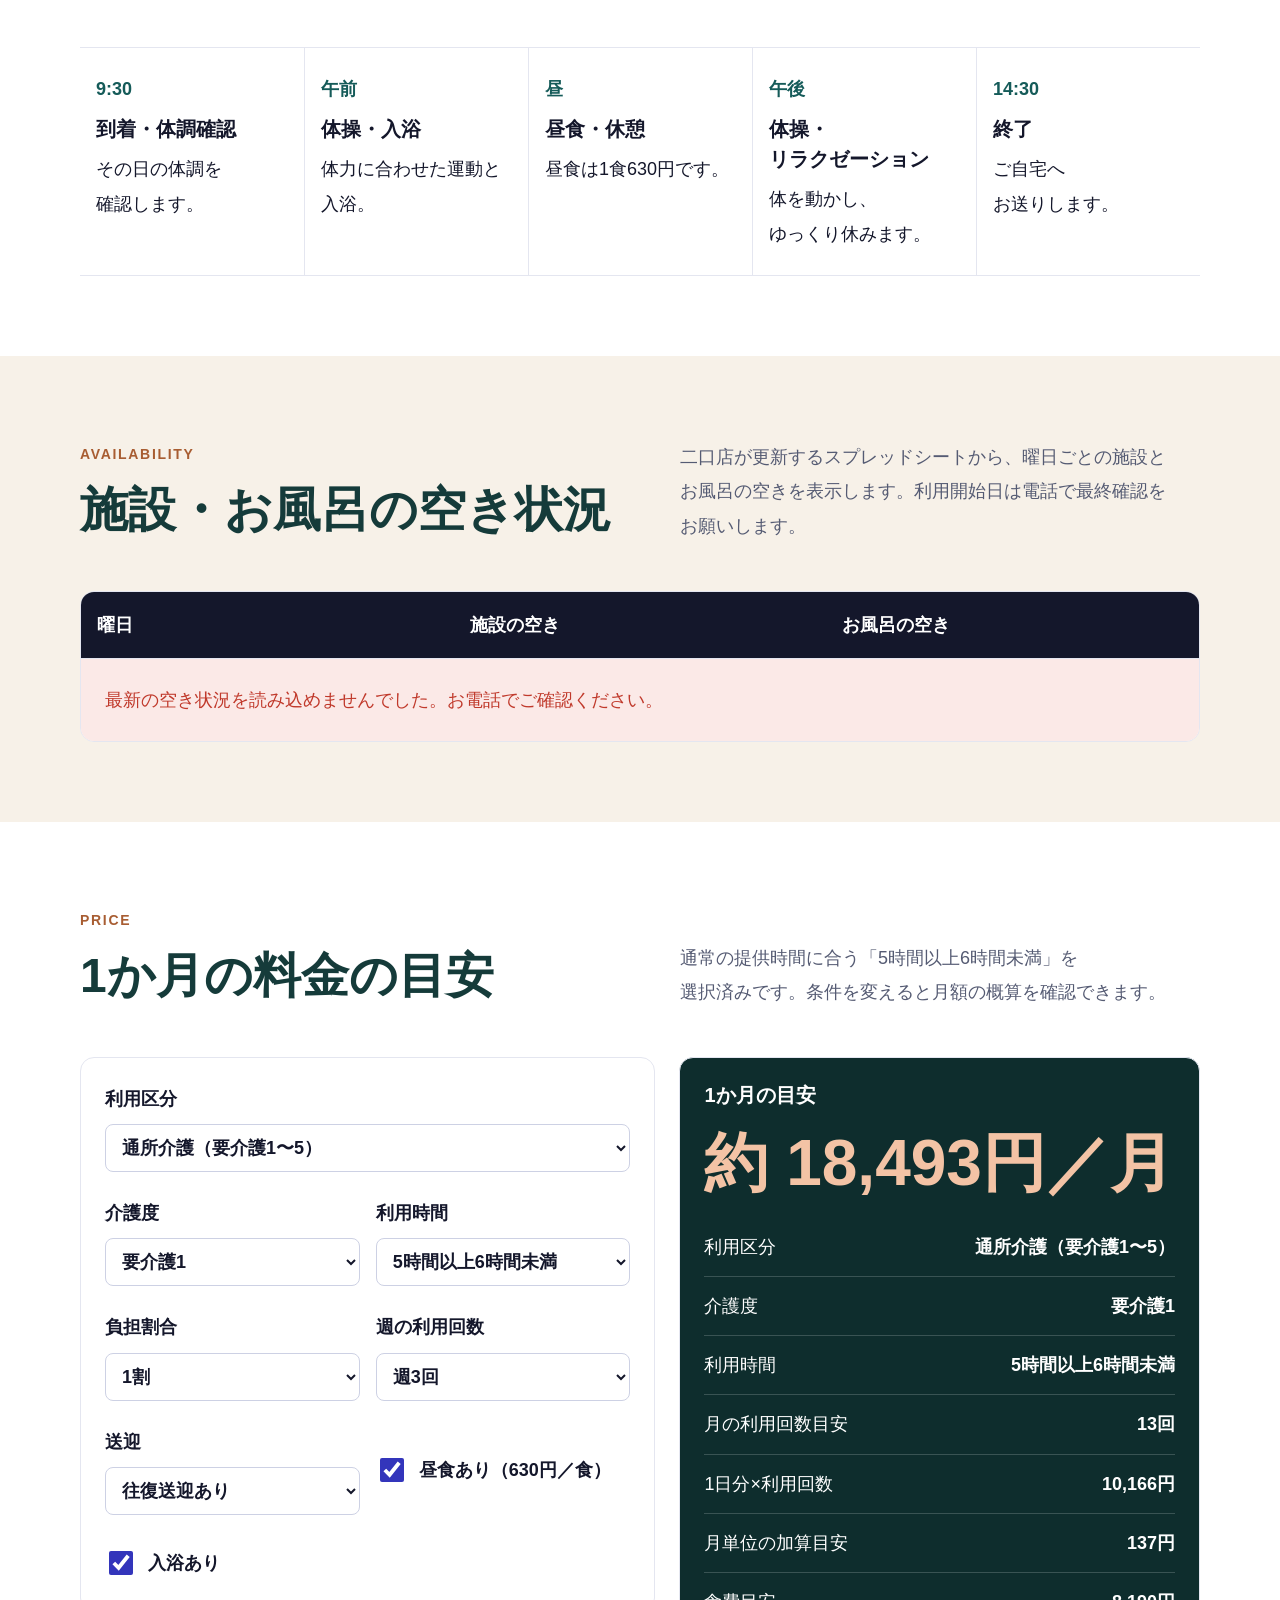
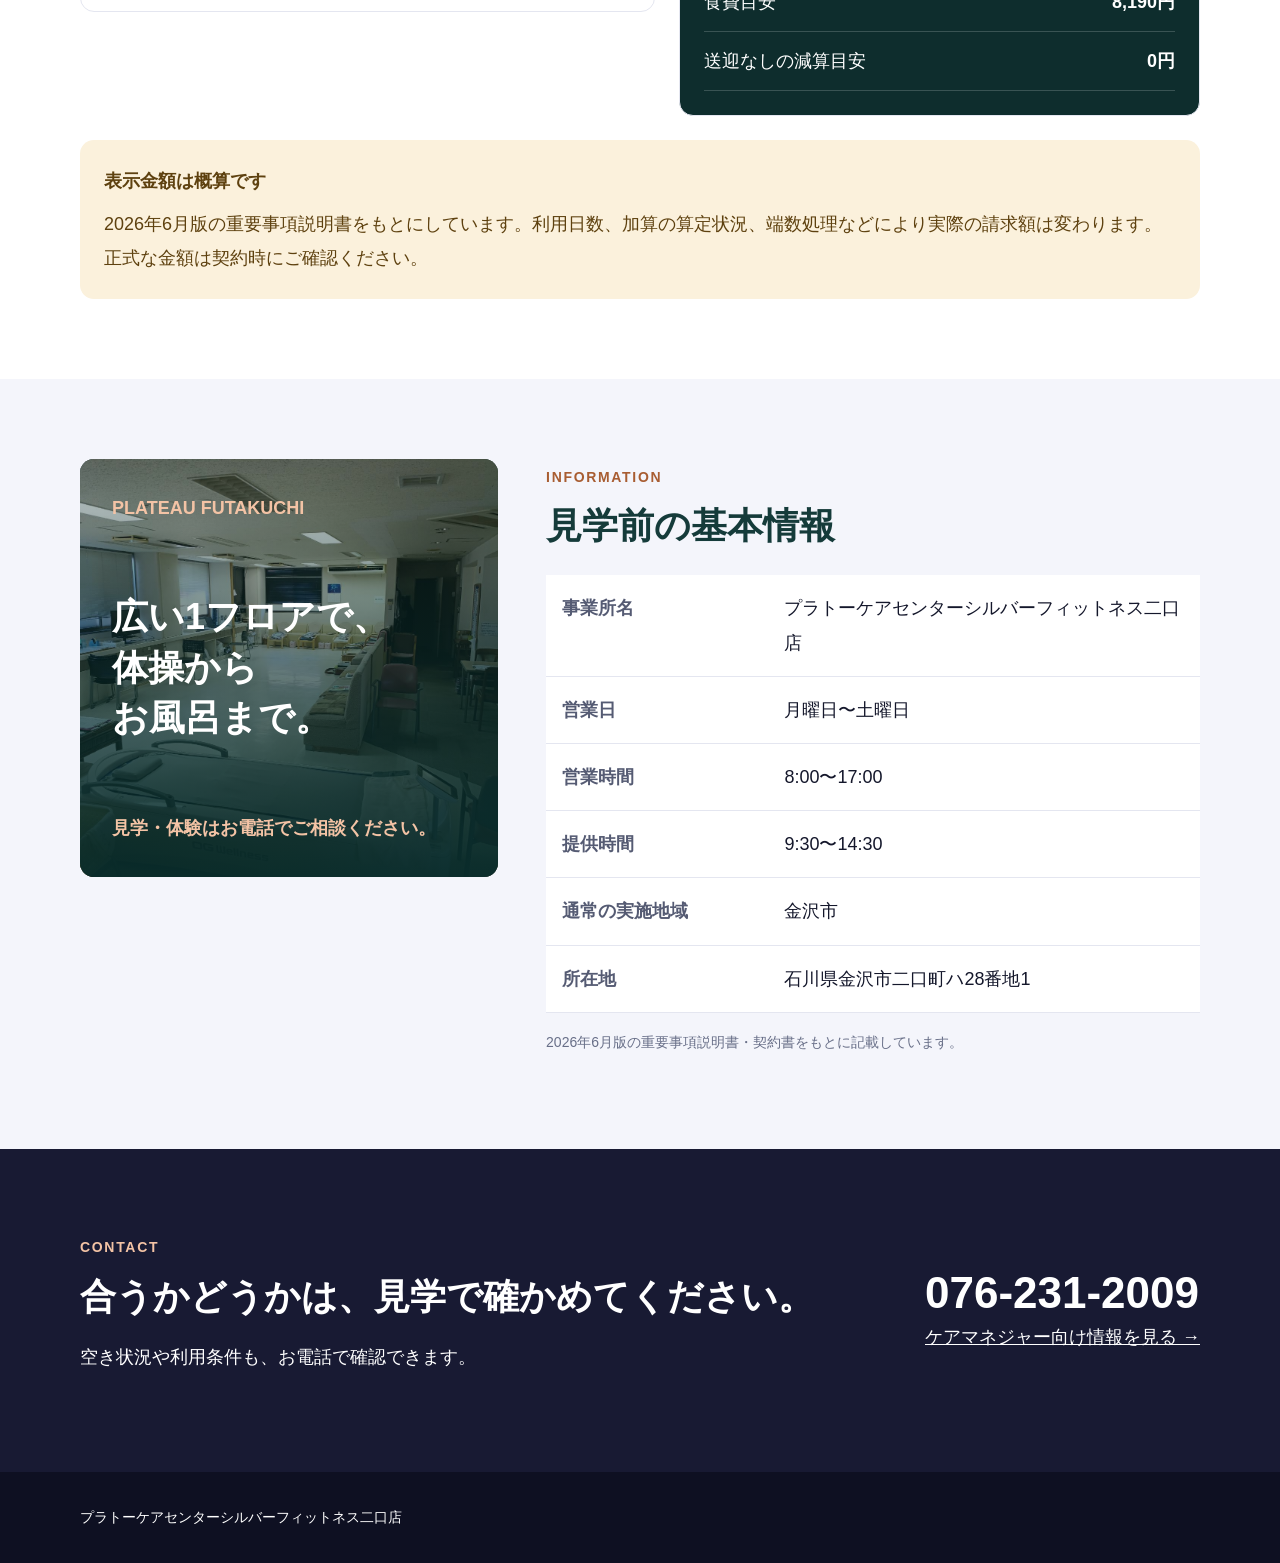
<file: futakuchi.html>
<!doctype html>
<html lang="ja">
<head>
  <meta charset="utf-8">
  <meta name="viewport" content="width=device-width,initial-scale=1">
  <meta name="robots" content="index,follow">
  <meta name="description" content="金沢市二口町のデイサービス。ひのきの大浴場での入浴と、無理のない体操を組み合わせた一日をご案内します。">
  <title>プラトーケアセンターシルバーフィットネス二口店｜金沢市のデイサービス</title>
  <link rel="stylesheet" href="assets/futakuchi.css">
<link rel="stylesheet" href="mobile-review.css">
</head>
<body>
  <a class="skip" href="#main">本文へ移動</a>
  <nav class="site-nav" aria-label="ページ内ナビゲーション">
    <div class="inner nav-row">
      <a class="brand" href="futakuchi.html"><small>PDS PLATEAU</small>二口店</a>
      <div class="nav-links">
        <a href="#one-floor">過ごし方</a>
        <a href="#bath-section">お風呂</a>
        <a href="#availability">空き・料金</a>
        <a href="futakuchi-caremanager.html">ケアマネジャー向け</a>
        <a class="nav-cta" href="#contact">見学について聞く</a>
      </div>
    </div>
  </nav>

  <main id="main">
    <header class="hero">
      <div class="inner hero-grid">
        <div>
          <span class="eyebrow">KANAZAWA / FUTAKUCHI</span>
          <h1>通う日は、<br><span>ひのきの大浴場へ。</span></h1>
          <p class="hero-lead">自宅での入浴が難しくなった方も、ひのきの大浴場でゆったりと。無理のない体操も組み合わせ、清潔と身体機能を保ちながら在宅生活の継続を支えます。</p>
          <div class="hero-actions">
            <a class="btn btn-primary" href="#one-floor">二口店の過ごし方を見る</a>
            <a class="btn btn-secondary" href="futakuchi-caremanager.html">ケアマネジャー向け情報</a>
            <a class="text-link" href="#availability">空き状況・料金へ</a>
          </div>
        </div>
        <figure class="hero-photo">
          <img src="assets/futakuchi/bath-inner-close.jpg" alt="手すりを備えた二口店のひのきの大浴場">
          <figcaption class="hero-photo-caption">
            <span class="hero-photo-label">二口店の実際の浴槽</span>
            <strong>ひのきの大浴場を中心に過ごす一日</strong>
            <span class="hero-photo-points"><span>入浴</span><span>無理のない体操</span><span>ひと休み</span></span>
          </figcaption>
        </figure>
      </div>
    </header>

    <div class="fact-band">
      <div class="inner fact-band-grid">
        <div class="fact-item"><span>通所介護・介護予防型</span><strong>定員27名</strong></div>
        <div class="fact-item"><span>基準緩和型</span><strong>定員10名</strong></div>
        <div class="fact-item"><span>提供時間</span><strong>9:30〜14:30</strong></div>
        <div class="fact-item"><span>営業日</span><strong>月〜土</strong></div>
      </div>
    </div>

    <section class="soft audience-section">
      <div class="inner">
        <div class="section-head">
          <div><span class="eyebrow">FOR YOU</span><h2>こんな方に、おすすめです。</h2></div>
          <p>二口店は、お風呂を中心に通い方を考えたい方と、入浴に加えて予防程度の運動を続けたい方に合う事業所です。</p>
        </div>
        <div class="audience-grid">
          <article class="audience-card">
            <span class="audience-number">01</span>
            <h3>お風呂を一番に考えたい方</h3>
            <ul><li>自宅での入浴が難しくなってきた</li><li>自宅のお風呂掃除が負担になっている</li><li>大きなお風呂で気分転換したい</li></ul>
          </article>
          <article class="audience-card audience-card-warm">
            <span class="audience-number">02</span>
            <h3>入浴と予防運動を続けたい方</h3>
            <p>上記のような入浴の希望に加えて、要支援の方など、予防程度の無理のない運動を継続したい方も歓迎します。</p>
          </article>
        </div>
        <div class="home-goal"><strong>二口店が目指すこと</strong><span>通うことで安心・安全に入浴し、清潔を保つ。さらに体操で身体機能を維持し、住み慣れたご自宅での生活を続けられるよう支えます。</span></div>
      </div>
    </section>

    <section id="one-floor">
      <div class="inner floor-layout">
        <div class="floor-copy">
          <span class="eyebrow">ONE OPEN FLOOR</span>
          <h2>ひのきの大浴場を中心に、<br>一日がつながります。</h2>
          <p>二口店は1階だけのデイサービスです。フロアを分けて移動するのではなく、入浴、無理のない体操、休息を同じ一日の中で組み合わせます。</p>
          <p>安心してお風呂に入り、清潔を保つ。体操で身体機能の維持を目指す。二口店らしさを、この一つの四角にまとめました。</p>
          <p class="floor-caption">図は間取りではなく、二口店での過ごし方を表しています。</p>
        </div>
        <div class="floor-square" aria-label="体操、リラクゼーション、入浴の三つの過ごし方">
          <div class="floor-zone bath"><img src="assets/futakuchi/bath-inner-close.jpg" alt="手すりを備えた二口店のひのきの大浴場"><div class="floor-zone-copy"><span>01 / BATH</span><strong>ひのきの大浴場</strong><span>手すりを備えた大きな浴槽で入浴</span></div></div>
          <div class="floor-zone exercise"><img src="assets/futakuchi/exercise-room.jpg" alt="平行棒と運動機器を備えた二口店の運動スペース"><div class="floor-zone-copy"><span>02 / MOVE</span><strong>無理のない体操</strong><span>身体機能の維持を目指す運動</span></div></div>
          <div class="floor-zone relax"><img src="assets/futakuchi/open-floor.jpg" alt="椅子を備えた二口店の広いフロア"><div class="floor-zone-copy"><span>03 / RELAX</span><strong>ひと息つく</strong><span>体調に合わせた休息</span></div></div>
        </div>
      </div>
    </section>

    <section id="bath-section" class="steam">
      <div class="inner bath-layout">
        <figure>
          <div class="bath-visual"><img src="assets/futakuchi/bathroom.jpg" alt="手すりと洗い場を備えた二口店の浴室"></div>
          <figcaption class="photo-note">浴槽のまわりに手すりを設け、洗い場には入浴用の椅子を備えています。</figcaption>
        </figure>
        <div class="bath-copy">
          <span class="eyebrow">BATHING</span>
          <h2>ひのきの大浴場で、銭湯に行くような気分転換を。</h2>
          <p>他店にはない、ひのきを使った大浴場が二口店の大きな特徴です。自宅での入浴や風呂掃除が負担になってきた方も、通う日の予定にお風呂を組み込めます。要支援の方で入浴をご希望の方も歓迎します。</p>
          <ul>
            <li>浴槽まわりに手すりがあります</li>
            <li>体調を確認してから入浴します</li>
            <li>施設とお風呂の空きを別々に確認できます</li>
          </ul>
          <div class="research-note">浴槽入浴の頻度が高い高齢者ほど認知症発症が少ない「関連」を報告した追跡研究があります。ただし、入浴による予防効果を保証するものではありません。<a href="https://www.jstage.jst.go.jp/article/onki/88/2/88_2365/_article/-char/ja/" target="_blank" rel="noopener">研究概要を見る</a></div>
        </div>
      </div>
    </section>

    <section class="soft">
      <div class="inner">
        <div class="section-head">
          <div><span class="eyebrow">MOVE &amp; RELAX</span><h2>動く時間と、休む時間。</h2></div>
          <p>契約書に記載された機能訓練を土台に、体力やその日の状態を見ながら内容を調整します。</p>
        </div>
        <div class="activity-grid">
          <article class="activity-card">
            <figure class="activity-photo"><img src="assets/futakuchi/exercise-room.jpg" alt="平行棒と運動機器を備えた二口店の運動スペース"></figure>
            <div><div class="activity-number">01</div><h3>体操を、しっかり。</h3><p>ストレッチ体操、トレーニングマシン、歩行訓練などを行います。筋力の維持・強化や関節を動かすことを意識し、本人の希望や体力に合わせます。</p></div>
            <div class="activity-points"><span>ストレッチ</span><span>筋力維持</span><span>歩行訓練</span></div>
          </article>
          <article class="activity-card relax">
            <figure class="activity-photo"><img src="assets/futakuchi/open-floor.jpg" alt="運動機器と休憩用の椅子が並ぶ二口店の広いフロア"></figure>
            <div><div class="activity-number">02</div><h3>動いた後は、ゆっくり。</h3><p>体を動かした後は、リラクゼーションを取り入れながらひと息つけます。運動だけを続けるのではなく、無理なく次へつながる過ごし方を組みます。</p></div>
            <div class="activity-points"><span>休息</span><span>リラクゼーション</span><span>体調に合わせる</span></div>
          </article>
        </div>
        <div class="service-fit-note"><strong>運動・ボディケアを中心に希望される方へ</strong><span>二口店は、ボディケアや運動の専用機材が多い店舗ではありません。マッサージや機器を使った運動を中心に希望される場合は、合う内容か事前にご相談ください。</span></div>
      </div>
    </section>

    <section id="day">
      <div class="inner">
        <div class="section-head"><div><span class="eyebrow">A DAY</span><h2>二口店での一日</h2></div><p>サービス提供時間は9時30分から14時30分です。入浴や活動の順番は、当日の状況により変わります。</p></div>
        <div class="day-flow">
          <div class="day-step"><time>9:30</time><strong>到着・体調確認</strong><span>その日の体調を確認します。</span></div>
          <div class="day-step"><time>午前</time><strong>体操・入浴</strong><span>体力に合わせた運動と入浴。</span></div>
          <div class="day-step"><time>昼</time><strong>昼食・休憩</strong><span>昼食は1食630円です。</span></div>
          <div class="day-step"><time>午後</time><strong>体操・リラクゼーション</strong><span>体を動かし、ゆっくり休みます。</span></div>
          <div class="day-step"><time>14:30</time><strong>終了</strong><span>ご自宅へお送りします。</span></div>
        </div>
      </div>
    </section>

    <section id="availability" class="steam">
      <div class="inner">
        <div class="section-head">
          <div><span class="eyebrow">AVAILABILITY</span><h2>施設・お風呂の空き状況</h2></div>
          <p>二口店が更新するスプレッドシートから、曜日ごとの施設とお風呂の空きを表示します。利用開始日は電話で最終確認をお願いします。</p>
        </div>
        <div class="availability-wrap">
          <table class="availability-table">
            <thead><tr><th>曜日</th><th>施設の空き</th><th>お風呂の空き</th></tr></thead>
            <tbody id="availabilityBody"></tbody>
          </table>
          <p id="availabilityMessage" class="availability-message">最新情報を読み込んでいます。</p>
        </div>
      </div>
    </section>

    <section id="price">
      <div class="inner">
        <div class="section-head">
          <div><span class="eyebrow">PRICE</span><h2>1か月の料金の目安</h2></div>
          <p>通常の提供時間に合う「5時間以上6時間未満」を選択済みです。条件を変えると月額の概算を確認できます。</p>
        </div>
        <div class="simulator">
          <div class="sim-panel">
            <div class="form-grid">
              <label class="field field-wide">利用区分
                <select id="serviceType"><option value="daycare">通所介護（要介護1〜5）</option><option value="preventive1">介護予防型（週1回）</option><option value="preventive2">介護予防型（週2回）</option><option value="relaxed1">基準緩和型（週1回程度）</option><option value="relaxed2">基準緩和型（週2回程度）</option></select>
              </label>
              <label class="field" id="careLevelField">介護度
                <select id="careLevel"><option value="0">要介護1</option><option value="1">要介護2</option><option value="2">要介護3</option><option value="3">要介護4</option><option value="4">要介護5</option></select>
              </label>
              <label class="field" id="timeSlotField">利用時間
                <select id="timeSlot"><option value="short">3時間以上4時間未満</option><option value="middle">4時間以上5時間未満</option><option value="long" selected>5時間以上6時間未満</option><option value="standard">6時間以上7時間未満</option></select>
              </label>
              <label class="field">負担割合
                <select id="burden"><option value="1">1割</option><option value="2">2割</option><option value="3">3割</option></select>
              </label>
              <label class="field" id="weeklyField">週の利用回数
                <select id="weekly"><option value="1">週1回</option><option value="2">週2回</option><option value="3" selected>週3回</option><option value="4">週4回</option><option value="5">週5回</option><option value="6">週6回</option></select>
              </label>
              <label class="field">送迎
                <select id="transport"><option value="0">往復送迎あり</option><option value="1">片道送迎なし</option><option value="2">往復送迎なし</option></select>
              </label>
              <label class="check-field"><input id="lunch" type="checkbox" checked> 昼食あり（630円／食）</label>
              <label class="check-field" id="bathField"><input id="bath" type="checkbox" checked> 入浴あり</label>
            </div>
          </div>
          <aside class="result-panel" aria-live="polite">
            <h3>1か月の目安</h3>
            <div class="total" id="totalPrice">—</div>
            <ul class="breakdown" id="breakdown"></ul>
          </aside>
        </div>
        <div class="notice"><strong>表示金額は概算です</strong>2026年6月版の重要事項説明書をもとにしています。利用日数、加算の算定状況、端数処理などにより実際の請求額は変わります。正式な金額は契約時にご確認ください。</div>
      </div>
    </section>

    <section class="soft">
      <div class="inner facts-grid">
        <div class="facts-panel"><img src="assets/futakuchi/open-floor.jpg" alt="二口店の広い1フロア"><div class="facts-panel-copy"><span>PLATEAU FUTAKUCHI</span><strong>広い1フロアで、<br>体操からお風呂まで。</strong><span>見学・体験はお電話でご相談ください。</span></div></div>
        <div>
          <span class="eyebrow">INFORMATION</span>
          <h2 style="font:900 36px/1.4 var(--pds-font-ui);margin:8px 0 24px;color:var(--futakuchi-ink)">見学前の基本情報</h2>
          <table class="fact-table"><tbody>
            <tr><th>事業所名</th><td>プラトーケアセンターシルバーフィットネス二口店</td></tr>
            <tr><th>営業日</th><td>月曜日〜土曜日</td></tr>
            <tr><th>営業時間</th><td>8:00〜17:00</td></tr>
            <tr><th>提供時間</th><td>9:30〜14:30</td></tr>
            <tr><th>通常の実施地域</th><td>金沢市</td></tr>
            <tr><th>所在地</th><td>石川県金沢市二口町ハ28番地1</td></tr>
          </tbody></table>
          <p class="source-note">2026年6月版の重要事項説明書・契約書をもとに記載しています。</p>
        </div>
      </div>
    </section>

    <section id="contact" class="contact-band">
      <div class="inner contact-row">
        <div><span class="eyebrow" style="color:#F3C3A5">CONTACT</span><h2>合うかどうかは、見学で確かめてください。</h2><p>空き状況や利用条件も、お電話で確認できます。</p></div>
        <div><a class="phone" href="tel:0762312009">076-231-2009</a><br><a href="futakuchi-caremanager.html">ケアマネジャー向け情報を見る →</a></div>
      </div>
    </section>
  </main>

  <footer><div class="inner">プラトーケアセンターシルバーフィットネス二口店</div></footer>
  <script src="assets/futakuchi-tools.js"></script>
  <script src="assets/futakuchi-config.js"></script>
  <script>PDSFutakuchiTools.init(PDSFutakuchiConfig);</script>
<script src="mobile-review.js"></script>
</body>
</html>
</file>
<file: assets/futakuchi.css>
@import url("tokens.css");

:root{
  --futakuchi-ink:#153B3A;
  --futakuchi-deep:#0E2D2D;
  --futakuchi-teal:#155B59;
  --futakuchi-mint:#E2F0ED;
  --futakuchi-steam:#F7F1E8;
  --futakuchi-warm:#A85D32;
  --futakuchi-warm-soft:#F4E4D7;
  --ink:#14172B;
}

html{scroll-behavior:smooth;}
body{margin:0;color:var(--ink);background:#fff;font-family:var(--pds-font-body);font-size:18px;line-height:1.9;word-break:auto-phrase;}
img{display:block;width:100%;height:100%;object-fit:cover;}
a{color:inherit;}
button,select,input{font:inherit;}
.skip{position:absolute;left:-9999px;top:8px;z-index:100;background:#fff;padding:12px 16px;}
.skip:focus{left:8px;}
.draft-banner{background:var(--pds-warning-bg);color:#5E410F;padding:8px 16px;text-align:center;font-weight:700;font-size:14px;}
.inner{width:min(1120px,calc(100% - 48px));margin-inline:auto;}
.site-nav{position:sticky;top:0;z-index:30;background:rgba(255,255,255,.96);border-bottom:1px solid var(--pds-border);backdrop-filter:blur(12px);}
.nav-row{min-height:72px;display:flex;align-items:center;justify-content:space-between;gap:24px;}
.brand{text-decoration:none;font-family:var(--pds-font-ui);font-weight:900;line-height:1.4;}
.brand small{display:block;color:var(--futakuchi-teal);font-size:14px;letter-spacing:.08em;}
.nav-links{display:flex;align-items:center;gap:24px;font-weight:700;}
.nav-links a{text-decoration:none;}
.nav-links .nav-cta{min-height:48px;display:inline-flex;align-items:center;padding:0 16px;border-radius:8px;background:var(--pds-primary);color:#fff;}

.hero{position:relative;overflow:hidden;background:var(--futakuchi-deep);color:#fff;padding-block:80px;}
.hero::before,.hero::after{content:"";position:absolute;border:1px solid rgba(255,255,255,.18);border-radius:50%;}
.hero::before{width:520px;height:520px;right:-176px;top:-272px;}
.hero::after{width:320px;height:320px;right:64px;bottom:-216px;}
.hero-grid{position:relative;z-index:1;display:grid;grid-template-columns:1.02fr .98fr;gap:64px;align-items:center;}
.hero-grid>*{min-width:0;}
.eyebrow{display:inline-block;color:var(--futakuchi-warm);font-family:var(--pds-font-ui);font-size:14px;font-weight:900;letter-spacing:.12em;text-transform:uppercase;}
.hero .eyebrow{color:#F3C3A5;}
.hero h1{font:900 clamp(40px,6vw,68px)/1.28 var(--pds-font-ui);margin:12px 0 24px;letter-spacing:.01em;}
.hero h1 span{display:block;color:#F3C3A5;}
.hero-lead{font-size:20px;max-width:640px;margin:0 0 32px;}
.hero-actions{display:flex;flex-wrap:wrap;gap:12px;align-items:center;}
.btn{min-height:48px;min-width:88px;padding:0 16px;border-radius:8px;display:inline-flex;align-items:center;justify-content:center;text-decoration:none;font-weight:700;border:2px solid transparent;}
.btn-primary{background:var(--pds-primary);color:#fff;}
.btn-secondary{background:#fff;color:var(--pds-primary);border-color:var(--pds-primary);}
.hero .btn-primary{background:#fff;color:var(--futakuchi-deep);}
.hero .text-link{color:#fff;text-underline-offset:6px;font-weight:700;}
.hero-photo{position:relative;aspect-ratio:1;margin:0;border:1px solid rgba(255,255,255,.28);border-radius:14px;overflow:hidden;background:#fff;box-shadow:0 32px 80px rgba(0,0,0,.24);}
.hero-photo::after{content:"";position:absolute;inset:42% 0 0;background:linear-gradient(to bottom,transparent,rgba(8,34,34,.94));pointer-events:none;}
.hero-photo img{object-position:center 48%;}
.hero-photo-caption{position:absolute;z-index:1;left:24px;right:24px;bottom:24px;display:grid;gap:8px;color:#fff;}
.hero-photo-label{font:700 14px/1.5 var(--pds-font-ui);letter-spacing:.08em;}
.hero-photo-caption>strong{font:900 26px/1.4 var(--pds-font-ui);}
.hero-photo-points{display:flex;flex-wrap:wrap;gap:8px;}
.hero-photo-points>span{padding:4px 12px;border:1px solid rgba(255,255,255,.48);border-radius:999px;background:rgba(14,45,45,.72);font:700 14px/1.5 var(--pds-font-ui);}

.fact-band{background:#fff;border-bottom:1px solid var(--pds-border);}
.fact-band-grid{display:grid;grid-template-columns:repeat(4,1fr);}
.fact-item{padding:24px;border-left:1px solid var(--pds-border);}
.fact-item:last-child{border-right:1px solid var(--pds-border);}
.fact-item span{display:block;color:var(--pds-text-sub);font-size:14px;font-weight:700;}
.fact-item strong{display:block;margin-top:4px;font:900 20px/1.5 var(--pds-font-ui);}

section{padding-block:80px;}
.soft{background:var(--pds-bg);}
.steam{background:var(--futakuchi-steam);}
.section-head{display:grid;grid-template-columns:minmax(0,1fr) minmax(280px,520px);gap:48px;align-items:end;margin-bottom:48px;}
.section-head>*{min-width:0;}
.floor-layout>*,.bath-layout>*,.facts-grid>*,.contact-row>*,.activity-grid>*,.simulator>*{min-width:0;}
.section-head h2,.practical-hero h1{font:900 clamp(32px,4vw,48px)/1.35 var(--pds-font-ui);margin:8px 0 0;color:var(--futakuchi-ink);}
.section-head p{margin:0;color:var(--pds-text-sub);}
.audience-grid{display:grid;grid-template-columns:1fr 1fr;gap:24px;}
.audience-card{border-radius:14px;padding:32px;background:var(--futakuchi-deep);color:#fff;}
.audience-card-warm{background:#fff;color:var(--ink);border:2px solid var(--futakuchi-warm);}
.audience-number{font:900 48px/1 var(--pds-font-ui);color:#F3C3A5;}
.audience-card h3{font:900 28px/1.4 var(--pds-font-ui);margin:16px 0;color:inherit;}
.audience-card ul{margin:0;padding-left:24px;}
.audience-card li+li{margin-top:8px;}
.home-goal{margin-top:24px;padding:24px 32px;border-radius:14px;background:var(--futakuchi-mint);display:grid;grid-template-columns:220px 1fr;gap:24px;align-items:center;}
.home-goal strong{font:900 22px/1.5 var(--pds-font-ui);color:var(--futakuchi-ink);}

.floor-layout{display:grid;grid-template-columns:.82fr 1.18fr;gap:64px;align-items:center;}
.floor-copy h2{font:900 clamp(32px,4vw,48px)/1.4 var(--pds-font-ui);margin:8px 0 24px;color:var(--futakuchi-ink);}
.floor-copy p{margin:0 0 16px;}
.floor-square{aspect-ratio:1;border:2px solid var(--futakuchi-teal);border-radius:14px;padding:24px;background:#fff;display:grid;grid-template-columns:1.1fr .9fr;grid-template-rows:1fr 1fr;gap:16px;box-shadow:0 24px 64px rgba(15,72,70,.12);}
.floor-zone{position:relative;isolation:isolate;border-radius:8px;overflow:hidden;min-width:0;color:#fff;background:var(--futakuchi-deep);}
.floor-zone::after{content:"";position:absolute;z-index:-1;inset:22% 0 0;background:linear-gradient(to bottom,transparent,rgba(6,31,31,.94));}
.floor-zone>img{position:absolute;z-index:-2;inset:0;width:100%;height:100%;object-fit:cover;}
.floor-zone-copy{height:100%;box-sizing:border-box;padding:24px;display:flex;flex-direction:column;justify-content:flex-end;}
.floor-zone strong{font:900 26px/1.4 var(--pds-font-ui);}
.floor-zone span{margin-top:8px;}
.floor-zone.bath{grid-row:1/3;}
.floor-zone.bath>img{object-position:center;}
.floor-zone.exercise>img{object-position:center 52%;}
.floor-zone.relax>img{object-position:center 44%;}
.floor-caption{margin:16px 0 0;color:var(--pds-text-muted);font-size:14px;}

.bath-layout{display:grid;grid-template-columns:1.18fr .82fr;gap:48px;align-items:center;}
.bath-visual{min-height:560px;border-radius:14px;overflow:hidden;background:#fff;box-shadow:0 24px 64px rgba(70,45,24,.14);}
.bath-visual img{width:100%;height:100%;min-height:inherit;object-fit:cover;background:#fff;}
.bath-copy{background:#fff;border-left:8px solid var(--futakuchi-warm);border-radius:14px;padding:32px;box-shadow:0 24px 64px rgba(70,45,24,.12);}
.bath-copy h2{font:900 40px/1.4 var(--pds-font-ui);margin:8px 0 16px;color:#6F351E;}
.bath-copy ul{margin:24px 0 0;padding-left:24px;}
.bath-copy li+li{margin-top:8px;}
.research-note{margin-top:24px;padding:16px;border-radius:8px;background:var(--pds-info-bg);color:var(--pds-text-sub);font-size:14px;line-height:1.7;}
.research-note a{color:var(--pds-info);font-weight:700;}
.photo-note{font-size:14px;color:var(--pds-text-muted);margin:12px 0 0;}

.activity-grid{display:grid;grid-template-columns:1fr 1fr;gap:24px;}
.activity-card{border:1px solid var(--pds-border);border-radius:14px;padding:0 32px 32px;background:#fff;min-height:360px;display:flex;flex-direction:column;justify-content:space-between;overflow:hidden;position:relative;}
.activity-card::after{content:"";position:absolute;width:180px;height:180px;border-radius:50%;right:-64px;bottom:-80px;background:var(--futakuchi-mint);}
.activity-card.relax::after{background:var(--futakuchi-warm-soft);}
.activity-photo{height:260px;margin:0 -32px 32px;overflow:hidden;background:var(--pds-bg);}
.activity-photo img{object-position:center 45%;}
.activity-number{font:900 64px/1 var(--pds-font-ui);color:var(--futakuchi-mint);}
.activity-card.relax .activity-number{color:var(--futakuchi-warm-soft);}
.activity-card h3{font:900 32px/1.4 var(--pds-font-ui);margin:16px 0;color:var(--futakuchi-ink);}
.activity-card p{margin:0;position:relative;z-index:1;}
.activity-points{display:flex;flex-wrap:wrap;gap:8px;margin-top:24px;position:relative;z-index:1;}
.activity-points span{display:inline-flex;align-items:center;min-height:36px;padding:4px 12px;border-radius:999px;background:var(--pds-tint-weak);color:var(--pds-primary-dark);font-size:14px;font-weight:700;}

.day-flow{display:grid;grid-template-columns:repeat(5,1fr);border-top:1px solid var(--pds-border);border-bottom:1px solid var(--pds-border);}
.day-step{padding:24px 16px;border-left:1px solid var(--pds-border);min-height:200px;}
.day-step:first-child{border-left:0;}
.day-step time{display:block;color:var(--futakuchi-teal);font-weight:900;font-variant-numeric:tabular-nums;}
.day-step strong{display:block;font:700 20px/1.5 var(--pds-font-ui);margin:8px 0;}

.availability-wrap{max-width:100%;overflow-x:auto;border:1px solid var(--pds-border);border-radius:14px;background:#fff;}
.availability-table,.fact-table,.acceptance-table{width:100%;border-collapse:collapse;background:#fff;table-layout:fixed;}
.availability-table{min-width:600px;}
.availability-table th,.availability-table td,.fact-table th,.fact-table td,.acceptance-table th,.acceptance-table td{padding:16px;border-bottom:1px solid var(--pds-border);text-align:left;vertical-align:top;}
.availability-table thead th,.acceptance-table thead th{background:#14172B;color:#fff;}
.availability-table tbody th{width:24%;background:var(--futakuchi-mint);color:var(--futakuchi-ink);}
.availability-table td{height:64px;}
.status{display:inline-flex;align-items:center;min-height:36px;padding:4px 12px;border-radius:999px;font-weight:700;}
.status-many{color:var(--pds-success);background:var(--pds-success-bg);}
.status-few{color:var(--pds-warning);background:var(--pds-warning-bg);}
.status-none{color:var(--pds-danger);background:var(--pds-danger-bg);}
.status-info{color:var(--pds-info);background:var(--pds-info-bg);}
.availability-message{padding:24px;margin:0;color:var(--pds-text-sub);}
.availability-message.is-error{color:var(--pds-danger);background:var(--pds-danger-bg);}

.simulator{display:grid;grid-template-columns:1.05fr .95fr;gap:24px;align-items:start;}
.simulator>*{min-width:0;}
.sim-panel,.result-panel{border:1px solid var(--pds-border);border-radius:14px;padding:24px;background:#fff;}
.form-grid{display:grid;grid-template-columns:1fr 1fr;gap:24px 16px;}
.field{display:grid;gap:8px;font-weight:700;}
.field select{width:100%;min-height:48px;border:1px solid var(--pds-border-input);border-radius:8px;padding:0 12px;background:#fff;color:var(--ink);}
.field-wide{grid-column:1/-1;}
.check-field{display:flex;align-items:center;gap:12px;min-height:48px;font-weight:700;}
.check-field input{width:24px;height:24px;accent-color:var(--pds-primary);}
.hidden{display:none!important;}
.result-panel{position:sticky;top:96px;background:var(--futakuchi-deep);color:#fff;}
.result-panel h3{margin:0;font:700 20px var(--pds-font-ui);}
.total{font:900 clamp(40px,6vw,64px)/1.2 var(--pds-font-ui);margin:16px 0;font-variant-numeric:tabular-nums;color:#F3C3A5;}
.breakdown{list-style:none;padding:0;margin:0;}
.breakdown li{display:flex;justify-content:space-between;gap:24px;padding:12px 0;border-bottom:1px solid rgba(255,255,255,.18);}
.breakdown b{text-align:right;font-variant-numeric:tabular-nums;}
.notice{background:var(--pds-warning-bg);color:#5E410F;border-radius:14px;padding:24px;margin-top:24px;}
.notice strong{display:block;margin-bottom:8px;}

.facts-grid{display:grid;grid-template-columns:.78fr 1.22fr;gap:48px;align-items:start;}
.facts-panel{position:relative;isolation:isolate;aspect-ratio:1;border-radius:14px;overflow:hidden;background:var(--futakuchi-deep);color:#fff;}
.facts-panel::after{content:"";position:absolute;z-index:-1;inset:0;background:linear-gradient(180deg,rgba(9,44,43,.28),rgba(9,44,43,.96));}
.facts-panel>img{position:absolute;z-index:-2;inset:0;width:100%;height:100%;object-fit:cover;object-position:center;}
.facts-panel-copy{height:100%;box-sizing:border-box;padding:32px;display:flex;flex-direction:column;justify-content:space-between;}
.facts-panel strong{font:900 36px/1.4 var(--pds-font-ui);}
.facts-panel span{display:block;color:#F3C3A5;font-weight:700;}
.fact-table th{width:34%;color:var(--pds-text-sub);}
.fact-table td{overflow-wrap:anywhere;}
.source-note{font-size:14px;color:var(--pds-text-muted);margin-top:16px;}

.contact-band{background:#181A33;color:#fff;}
.contact-row{display:grid;grid-template-columns:1fr auto;gap:48px;align-items:center;}
.contact-row>*{min-width:0;}
.contact-row h2{font:900 36px/1.4 var(--pds-font-ui);margin:8px 0;}
.phone{font:900 clamp(28px,4vw,44px)/1.2 var(--pds-font-ui);text-decoration:none;font-variant-numeric:tabular-nums;}
footer{background:#0E1022;color:#fff;padding:32px 0;font-size:14px;}

/* ケアマネジャー向け */
.practical-hero{padding-block:64px;background:linear-gradient(135deg,var(--futakuchi-mint),#fff 62%);border-bottom:1px solid var(--pds-border);}
.practical-hero p{max-width:800px;margin:16px 0 0;}
.quick-facts{display:grid;grid-template-columns:repeat(4,1fr);gap:16px;margin-top:32px;}
.quick-fact{background:#fff;border:1px solid var(--pds-border);border-radius:14px;padding:24px;}
.quick-fact span{display:block;color:var(--pds-text-sub);font-size:14px;font-weight:700;}
.quick-fact strong{display:block;margin-top:8px;font-size:20px;}
.service-grid{display:grid;grid-template-columns:repeat(3,1fr);gap:16px;margin-bottom:32px;}
.service-card{border:1px solid var(--pds-border);border-radius:14px;background:#fff;padding:24px;}
.service-card strong{display:block;font:900 20px/1.5 var(--pds-font-ui);color:var(--futakuchi-ink);}
.service-card span{display:block;margin-top:8px;color:var(--pds-text-sub);}
.acceptance-table th:first-child{width:28%;}
.acceptance-table td:nth-child(2){width:18%;font-weight:900;}
.cm-flow{display:grid;grid-template-columns:repeat(3,1fr);gap:16px;}
.cm-flow article{border-radius:14px;padding:32px;background:#fff;border:1px solid var(--pds-border);}
.cm-flow article:nth-child(2){background:var(--futakuchi-warm-soft);border-color:#E6C3AC;}
.cm-flow h3{font:900 26px/1.4 var(--pds-font-ui);margin:8px 0 16px;color:var(--futakuchi-ink);}
.facility-photo-grid{display:grid;grid-template-columns:1.2fr .8fr .8fr;gap:16px;margin-top:32px;}
.facility-photo{height:360px;margin:0;border-radius:14px;overflow:hidden;position:relative;background:#fff;}
.facility-photo img{object-position:center;}
.facility-photo figcaption{position:absolute;left:16px;right:16px;bottom:16px;padding:10px 12px;border-radius:8px;background:rgba(14,45,45,.88);color:#fff;font-weight:700;line-height:1.5;}
.privacy-note{margin:12px 0 0;color:var(--pds-text-muted);font-size:14px;}
.service-fit-note{margin-top:24px;padding:24px;border-left:8px solid var(--pds-warning);border-radius:8px;background:var(--pds-warning-bg);display:grid;grid-template-columns:300px 1fr;gap:24px;}
.service-fit-note strong{color:#5E410F;}

@media(max-width:900px){
  .nav-links a:not(.nav-cta){display:none;}
  .hero-grid,.section-head,.floor-layout,.bath-layout,.facts-grid,.contact-row,.simulator{grid-template-columns:1fr;}
  .hero-photo{width:min(100%,640px);}
  .fact-band-grid{grid-template-columns:1fr 1fr;}
  .fact-item:nth-child(2){border-right:1px solid var(--pds-border);}
  .activity-grid,.cm-flow,.facility-photo-grid,.audience-grid{grid-template-columns:1fr;}
  .home-goal,.service-fit-note{grid-template-columns:1fr;gap:8px;}
  .facility-photo{height:420px;}
  .day-flow{grid-template-columns:1fr 1fr;}
  .day-step{border-bottom:1px solid var(--pds-border);}
  .quick-facts{grid-template-columns:1fr 1fr;}
  .service-grid{grid-template-columns:1fr;}
  .result-panel{position:static;}
}

@media(max-width:620px){
  h1,h2,h3{word-break:auto-phrase;overflow-wrap:anywhere;text-wrap:balance;}
  .inner{width:min(100% - 32px,1120px);}
  .hero{padding-block:48px;}
  .hero-grid{gap:40px;}
  .hero-photo-caption{left:16px;right:16px;bottom:16px;}
  .hero-photo-caption>strong{font-size:20px;}
  .fact-band-grid,.activity-grid,.day-flow,.quick-facts,.form-grid{grid-template-columns:1fr;}
  .fact-item{border-right:1px solid var(--pds-border);}
  section{padding-block:64px;}
  .section-head{gap:16px;margin-bottom:32px;}
  .floor-square{padding:16px;gap:8px;}
  .floor-zone-copy{padding:16px;}
  .floor-zone strong{font-size:20px;}
  .floor-zone span{font-size:14px;line-height:1.6;}
  .bath-visual{min-height:360px;}
  .bath-copy{padding:24px;}
  .activity-card{padding:0 24px 24px;min-height:320px;}
  .activity-photo{height:220px;margin:0 -24px 24px;}
  .facility-photo{height:320px;}
  .day-step{border-left:0;min-height:auto;}
  .facts-panel{aspect-ratio:auto;min-height:320px;}
  .contact-row{gap:24px;}
  .breakdown li{display:grid;gap:4px;}
  .breakdown b{text-align:left;}
	#codes{scroll-margin-top:80px;}
	#codes .availability-wrap{overflow:visible;}
	#codes .acceptance-table,#codes .acceptance-table tbody,#codes .acceptance-table tr,#codes .acceptance-table td{display:block;width:100%;}
	#codes .acceptance-table thead{display:none;}
	#codes .acceptance-table tr{margin-bottom:12px;overflow:hidden;border:1px solid var(--pds-border);border-radius:12px;background:#fff;}
	#codes .acceptance-table td{display:grid;grid-template-columns:128px minmax(0,1fr);gap:12px;padding:12px 14px;border:0;border-bottom:1px solid var(--pds-border);}
	#codes .acceptance-table td:nth-child(2){width:100%;font-weight:400;}
	#codes .acceptance-table td::before{color:var(--pds-primary);font-weight:900;white-space:nowrap;}
	#codes .acceptance-table td:nth-child(1)::before{content:"区分";}
	#codes .acceptance-table td:nth-child(2)::before{content:"内容";}
	#codes .acceptance-table td:nth-child(3)::before{content:"サービスコード";}
	#codes .acceptance-table tr:last-child td:not(:last-child){border-bottom:1px solid var(--pds-border);}
}

@media(prefers-reduced-motion:reduce){html{scroll-behavior:auto;}}
</file>
<file: mobile-review.css>
/* Smartphone-only corrections; desktop and printed page layout stay unchanged. */
.pds-mobile-call{display:none}
@media screen and (max-width:640px){
  html{scroll-padding-bottom:calc(112px + env(safe-area-inset-bottom,0px))}
  h1,h2,h3,p,li,dt,dd,th,td,label{word-break:auto-phrase;overflow-wrap:normal;line-break:strict}
  h1,h2,h3{text-wrap:balance}
  .pds-phrase,.pds-number,.pds-word{display:inline-block;text-indent:0;max-width:100%;vertical-align:baseline}
  .pds-number{white-space:nowrap}
  a[href^="tel:"]{word-break:normal}
  .phone{font-size:clamp(24px,7.4vw,32px)!important;white-space:nowrap}
  .inner,.card,.sim-panel,.sim-form,.result-panel,.sim-result,.form-grid>*,.hero-copy{min-width:0}
  select{min-width:0;max-width:100%}
  .btn,.button,button{max-width:100%;height:auto;line-height:1.5;word-break:auto-phrase;overflow-wrap:normal;text-wrap:balance}
  .availability-table{width:100%!important;min-width:0!important;table-layout:fixed}
  .availability-table th,.availability-table td{padding:12px 8px!important;overflow-wrap:normal}
  .availability-table th:first-child,.availability-table td:first-child{width:48px!important}
  .availability-table th:not(:first-child){width:auto!important}
  .availability-table .status,.availability-table .badge{max-width:100%;min-width:0;padding-left:4px;padding-right:4px}
  .pds-stack-table{width:100%!important;min-width:0!important;border:0!important}
  .pds-stack-table thead{position:absolute;width:1px;height:1px;overflow:hidden;clip-path:inset(50%)}
  .pds-stack-table tbody,.pds-stack-table tr{display:block;width:100%}
  .pds-stack-table tbody tr{margin-bottom:16px;border:1px solid var(--line,#ddd);border-radius:8px;overflow:hidden}
  .pds-stack-table tbody td{display:grid!important;grid-template-columns:minmax(72px,.65fr) minmax(0,1fr);gap:8px;width:100%!important;padding:12px 8px!important;text-align:left!important;border-width:0 0 1px!important;white-space:normal}
  .pds-stack-table tbody td::before{content:attr(data-mobile-label);font-weight:700;word-break:auto-phrase}
  .pds-call-page{padding-bottom:calc(104px + env(safe-area-inset-bottom,0px))!important}
  .pds-mobile-call{display:block;position:fixed;z-index:50;left:0;right:0;bottom:0;padding:8px 16px calc(8px + env(safe-area-inset-bottom,0px));background:rgba(255,255,255,.97);border-top:1px solid var(--line,#ddd)}
  .pds-mobile-call a{display:flex;flex-direction:column;align-items:center;justify-content:center;min-height:64px;gap:0;padding:8px 16px;border-radius:8px;background:var(--pds-call-color,#3335BB);color:#fff;text-decoration:none;font:700 18px/1.4 "Noto Sans JP","Hiragino Sans",sans-serif;white-space:nowrap}
  .pds-mobile-call strong{font-size:24px;line-height:1.3;font-variant-numeric:tabular-nums}
  .pds-mobile-call a:focus-visible{outline:3px solid #14172b;outline-offset:2px}
  .mobile-actions{padding-bottom:calc(10px + env(safe-area-inset-bottom,0px))}
}
@media print{.pds-mobile-call{display:none!important}}

@media screen and (max-width:640px){.brand small{white-space:nowrap}.feature-copy h2{font-size:26px}.contact h2{font-size:26px}}

@media screen and (max-width:640px){.pds-phrase br{display:none}}

@media screen and (max-width:640px){
 h1:has(.pds-phrase){font-size:28px!important}
 h2:has(.pds-phrase){font-size:26px!important}
 h3:has(.pds-phrase){font-size:20px!important}
 .pds-phrase{white-space:nowrap;max-width:none}
 .pds-stack-table thead th{display:none}
}
@media screen and (min-width:360px) and (max-width:640px){h1:has(.pds-phrase){font-size:32px!important}}

@media screen and (max-width:640px){
 .pds-phrase,.pds-number,.pds-word{display:inline-block!important;font:inherit!important;color:inherit!important;letter-spacing:inherit!important;text-transform:inherit!important;margin:0!important;padding:0!important;border:0!important;border-radius:0!important;background:none!important;box-shadow:none!important;min-width:0!important;min-height:0!important;width:auto!important;height:auto!important}
}

@media screen and (max-width:640px){.pds-phrase>strong,.pds-phrase>em{display:inline!important}h1:has(.pds-phrase) strong:empty,h2:has(.pds-phrase) strong:empty{display:none!important}}

.pds-cell-value{display:contents}
@media screen and (max-width:640px){.pds-cell-value{display:block;min-width:0}}

.pds-label-text{display:contents}
@media screen and (max-width:640px){
 .pds-label-text{display:block;min-width:0;flex:1}
 .total{font-size:32px!important;line-height:1.4}
 .field select,select{appearance:none;-webkit-appearance:none;width:100%;max-width:100%;min-width:0;min-height:48px;padding-right:32px;background-image:url("data:image/svg+xml,%3Csvg xmlns='http://www.w3.org/2000/svg' width='16' height='16' viewBox='0 0 16 16'%3E%3Cpath d='M4 6l4 4 4-4' fill='none' stroke='%23555B73' stroke-width='2'/%3E%3C/svg%3E");background-position:right 8px center;background-repeat:no-repeat;box-sizing:border-box}
 .fact-table th{width:112px!important;padding-left:8px!important;padding-right:8px!important}
 .fact-table td{padding-left:8px!important;padding-right:8px!important}
}

@media screen and (max-width:640px){.pds-word{white-space:nowrap}}

@media screen and (max-width:640px){select{overflow:hidden;text-overflow:ellipsis}}

.pds-flow-text{display:contents}
@media screen and (max-width:640px){
 .pds-flow-text{display:block!important;min-width:0!important;font:inherit!important;color:inherit!important;padding:0!important;margin:0!important;white-space:normal}
 .availability-table th:first-child,.availability-table td:first-child{width:56px!important}
}

@media screen and (max-width:640px){.code-table td{grid-template-columns:1fr!important;gap:4px!important}.code-table td::before{white-space:normal!important}}

@media screen and (max-width:640px){#codes td{grid-template-columns:1fr!important;gap:4px!important}#codes td::before{white-space:normal!important}}
</file>
